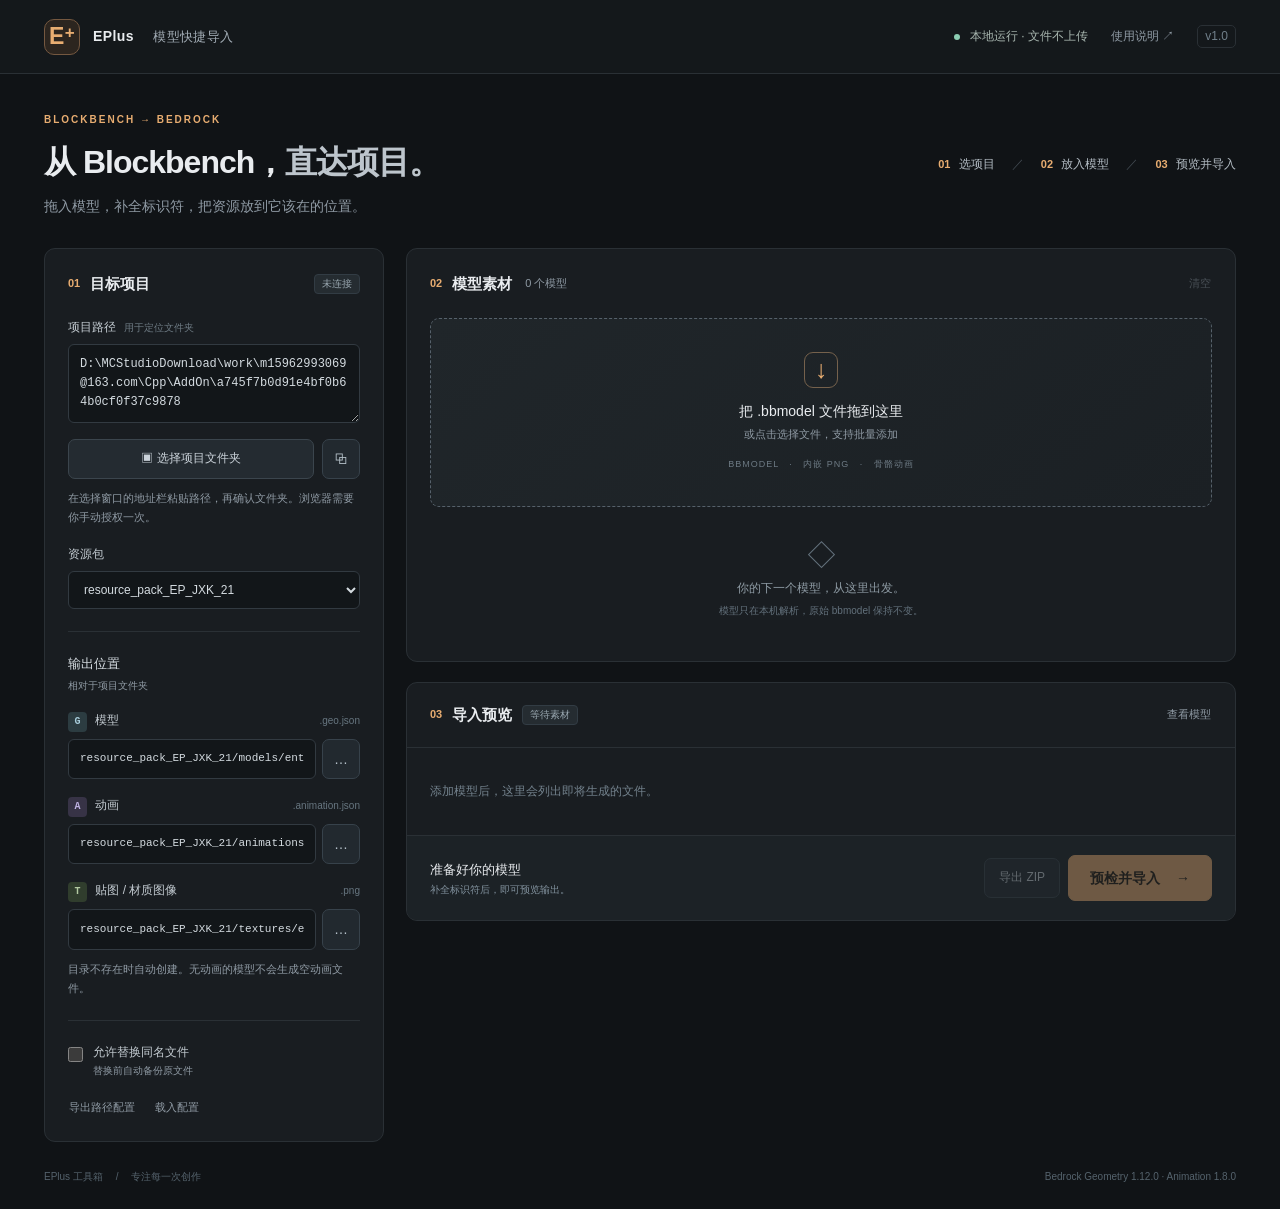
<file: EPlus快捷小工具/快捷导入模型贴图工具/index.html>
<!doctype html>
<html lang="zh-CN">
<head>
  <meta charset="utf-8">
  <meta name="viewport" content="width=device-width, initial-scale=1">
  <title>EPlus · 模型快捷导入</title>
  <link rel="stylesheet" href="styles.css">
  <script defer src="converter.js"></script>
  <script defer src="project.js"></script>
  <script defer src="preview.js"></script>
  <script defer src="app.js"></script>
</head>
<body>
  <header class="topbar">
    <a class="brand" href="index.html"><span class="brand-mark">E<span>+</span></span><span>EPlus <b>模型快捷导入</b></span></a>
    <div class="top-actions"><span class="local"><i></i> 本地运行 · 文件不上传</span><button id="helpButton" class="quiet">使用说明 <span>↗</span></button><span class="version">v1.0</span></div>
  </header>
  <main>
    <section class="hero">
      <div><div class="eyebrow">BLOCKBENCH → BEDROCK</div><h1>从 Blockbench，<span>直达项目。</span></h1><p>拖入模型，补全标识符，把资源放到它该在的位置。</p></div>
      <div class="steps"><span><b>01</b> 选项目</span><i>／</i><span><b>02</b> 放入模型</span><i>／</i><span><b>03</b> 预览并导入</span></div>
    </section>
    <div id="compatibility" class="notice warning" hidden></div>
    <div class="workspace">
      <aside class="panel settings">
        <div class="panel-title"><span class="step-number">01</span><h2>目标项目</h2><span id="projectBadge" class="badge">未连接</span></div>
        <label for="projectPath">项目路径 <span class="optional">用于定位文件夹</span></label>
        <textarea id="projectPath" rows="3" spellcheck="false" aria-describedby="pathHint"></textarea>
        <div class="button-row"><button id="chooseProject" class="secondary grow">▣ 选择项目文件夹</button><button id="copyPath" class="icon-button" title="复制项目路径" aria-label="复制项目路径">⧉</button></div>
        <p class="hint" id="pathHint">在选择窗口的地址栏粘贴路径，再确认文件夹。浏览器需要你手动授权一次。</p>
        <div id="projectConnected" class="connected" hidden></div>
        <label for="resourcePack">资源包</label><select id="resourcePack"><option value="resource_pack_EP_JXK_21">resource_pack_EP_JXK_21（选择项目后识别）</option></select>
        <div class="divider"></div>
        <div class="section-label">输出位置 <span>相对于项目文件夹</span></div>
        <label for="modelDir"><span class="file-icon geo">G</span> 模型 <small>.geo.json</small></label>
        <div class="path-row"><input id="modelDir" spellcheck="false"><button data-browse="modelDir" class="icon-button" title="选择模型输出文件夹" aria-label="选择模型输出文件夹">…</button></div>
        <label for="animationDir"><span class="file-icon anim">A</span> 动画 <small>.animation.json</small></label>
        <div class="path-row"><input id="animationDir" spellcheck="false"><button data-browse="animationDir" class="icon-button" title="选择动画输出文件夹" aria-label="选择动画输出文件夹">…</button></div>
        <label for="textureDir"><span class="file-icon tex">T</span> 贴图 / 材质图像 <small>.png</small></label>
        <div class="path-row"><input id="textureDir" spellcheck="false"><button data-browse="textureDir" class="icon-button" title="选择贴图输出文件夹" aria-label="选择贴图输出文件夹">…</button></div>
        <p class="hint">目录不存在时自动创建。无动画的模型不会生成空动画文件。</p>
        <div class="divider"></div>
        <label class="check"><input type="checkbox" id="overwrite"><span>允许替换同名文件<small>替换前自动备份原文件</small></span></label>
        <div class="settings-actions"><button id="saveConfig" class="text-button">导出路径配置</button><button id="loadConfig" class="text-button">载入配置</button></div>
        <input type="file" id="configInput" accept=".json" hidden>
      </aside>
      <section class="content">
        <section class="panel assets">
          <div class="panel-title"><span class="step-number">02</span><h2>模型素材</h2><span id="queueCount" class="count">0 个模型</span><button id="clearQueue" class="text-button push" disabled>清空</button></div>
          <button id="dropZone" class="drop-zone"><span class="drop-icon">↓</span><strong>把 .bbmodel 文件拖到这里</strong><span>或点击选择文件，支持批量添加</span><span class="drop-tags">BBMODEL <i>·</i> 内嵌 PNG <i>·</i> 骨骼动画</span></button>
          <input id="fileInput" type="file" accept=".bbmodel" multiple hidden>
          <div id="queue" class="queue"></div>
          <div id="emptyState" class="empty-state"><span>◇</span><p>你的下一个模型，从这里出发。</p><small>模型只在本机解析，原始 bbmodel 保持不变。</small></div>
        </section>
        <section class="panel preview-panel">
          <div class="panel-title"><span class="step-number">03</span><h2>导入预览</h2><span id="previewBadge" class="badge">等待素材</span><button id="togglePreview" class="text-button push">查看模型</button></div>
          <div id="modelPreview" hidden><div class="canvas-wrap"><canvas id="previewCanvas" aria-label="模型预览，可拖动旋转、滚轮缩放"></canvas><span class="canvas-caption">拖动旋转 · 滚轮缩放 · 静态模型预览</span><button id="resetView" class="quiet">重置视角</button></div><div id="texturePreview" class="texture-preview"></div></div>
          <div id="outputList" class="output-list"><div class="output-placeholder">添加模型后，这里会列出即将生成的文件。</div></div>
          <div id="validation" class="validation" aria-live="polite"></div>
          <div class="import-footer"><div><strong id="summary">准备好你的模型</strong><p id="summaryHint">补全标识符后，即可预览输出。</p></div><div class="button-row"><button id="downloadZip" class="secondary" disabled>导出 ZIP</button><button id="importButton" class="primary" disabled>预检并导入 <span>→</span></button></div></div>
        </section>
      </section>
    </div>
    <footer><span>EPlus 工具箱 <i>/</i> 专注每一次创作</span><span>Bedrock Geometry 1.12.0 · Animation 1.8.0</span></footer>
  </main>
  <div id="toast" role="status" hidden></div>
  <dialog id="confirmDialog"><div class="dialog-head"><span class="eyebrow">READY TO IMPORT</span><h2>确认本次导入</h2><p id="confirmSummary"></p></div><div id="confirmFiles" class="confirm-files"></div><p id="backupNotice" class="hint"></p><div class="dialog-actions"><button id="cancelImport" class="secondary">返回修改</button><button id="confirmImport" class="primary">写入项目</button></div></dialog>
  <dialog id="helpDialog"><div class="dialog-head"><span class="eyebrow">QUICK START</span><h2>三步，完成资源导入。</h2></div><ol class="help-list"><li><strong>选择项目文件夹</strong><p>用 Edge 或 Chrome 打开本网页。复制项目路径，在文件夹选择窗口的地址栏粘贴，选择项目根目录。工具会自动识别其中的资源包。</p></li><li><strong>拖入 bbmodel，补全标识符</strong><p>支持批量导入。标识符示例：geometry.ep.lockpick。缺失时会阻止导入；可在卡片里补填，也可以回 Blockbench 的项目设置修改。</p></li><li><strong>确认目录，预览并导入</strong><p>三个目录分别接收模型 JSON、动画 JSON 和 PNG。点击“预检并导入”查看实际文件清单，再写入项目。也可以导出 ZIP 后手动解压到项目。</p></li></ol><div class="help-note">当前支持立方体模型、骨骼层级、单张内嵌 PNG、定位器，以及线性 / 阶梯 / Catmull-Rom 动画。网格、多贴图混用、旋转 UV、Bezier 动画等暂不支持的内容会明确拦截。bbmodel 中的材质图像导出为 PNG，不生成引擎着色器 .material 文件，也不自动创建实体、物品或动画绑定。</div><div class="dialog-actions"><button id="closeHelp" class="primary">开始使用</button></div></dialog>
</body>
</html>
</file>
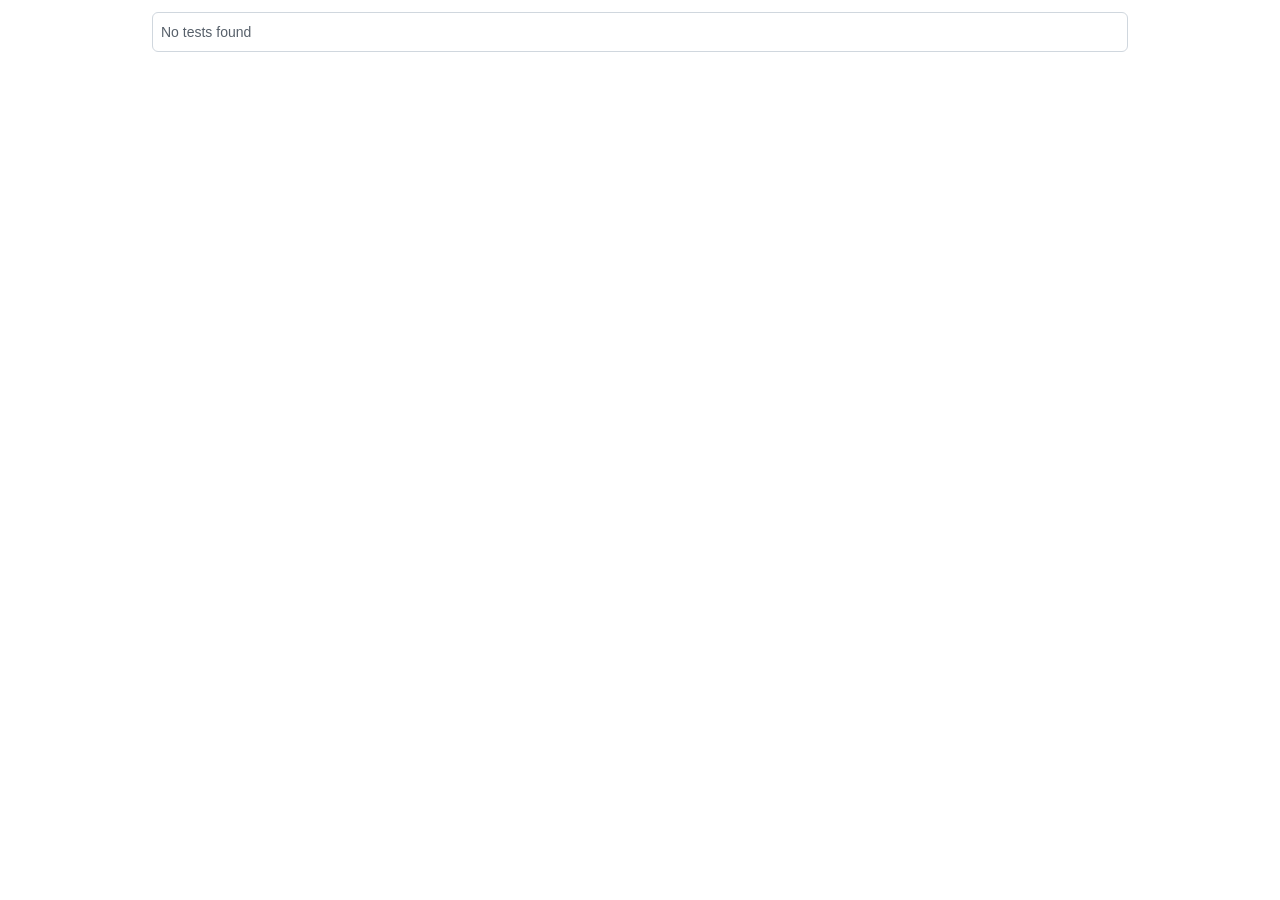
<file: EPlus快捷小工具/材质与选区工具/.cache/pbr-tool-deps/playwright/driver/package/lib/vite/htmlReport/index.html>
<!DOCTYPE html>
<html style='scrollbar-gutter: stable both-edges;'>
  <head>
    <meta charset='UTF-8'>
    <meta name='color-scheme' content='dark light'>
    <meta name='viewport' content='width=device-width, initial-scale=1.0'>
    <title>Playwright Test Report</title>
    <script type="module" crossorigin src="./report.js"></script>
    <link rel="stylesheet" crossorigin href="./report.css">
  </head>
  <body>
    <div id='root'></div>
  </body>
</html>
</file>
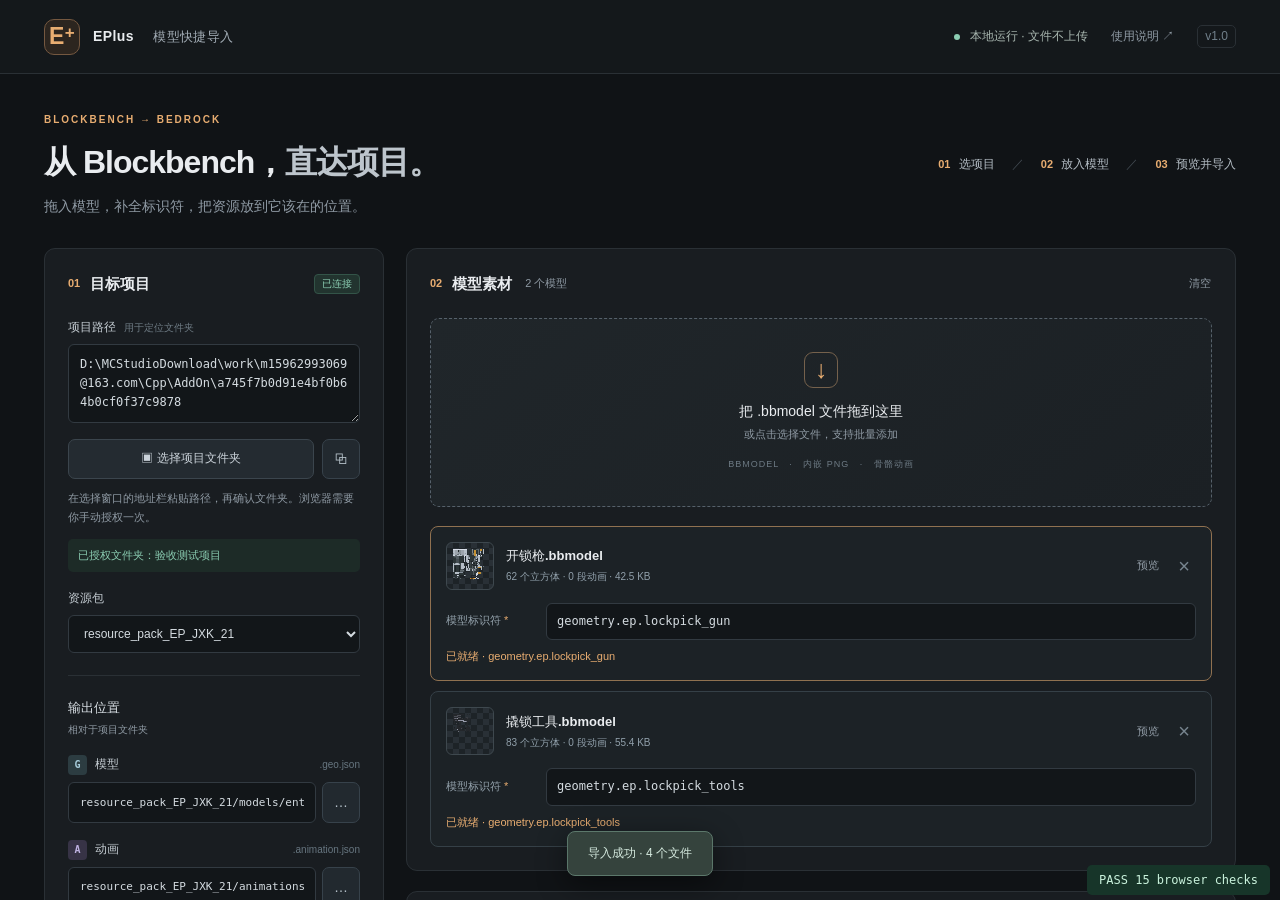
<file: EPlus快捷小工具/快捷导入模型贴图工具/tests/browser-check.html>
<!doctype html><html lang="zh-CN"><meta charset="utf-8"><title>EPlus browser integration checks</title>
<style>html,body{margin:0;height:100%;background:#101316}iframe{border:0;width:100%;height:100%;display:block}#result{position:fixed;bottom:5px;right:10px;background:#173529;color:#c9f2dc;font:12px monospace;padding:8px 12px;border-radius:5px;z-index:10}</style>
<iframe id="app" src="../index.html"></iframe><output id="result">RUNNING</output>
<script src="memory-fs.js"></script><script>
(async()=>{
  const checks=[],errors=[];
  const assert=(ok,name)=>{if(!ok)throw Error(name);checks.push(name);};
  async function until(fn){for(let i=0;i<250;i++){if(fn())return;await new Promise(r=>setTimeout(r,20));}throw Error('Timed out: '+fn);}
  const frame=document.getElementById('app');
  await new Promise(r=>frame.addEventListener('load',r,{once:true}));
  const win=frame.contentWindow,doc=win.document,$=id=>doc.getElementById(id);
  win.addEventListener('error',e=>errors.push(e.message));
  win.addEventListener('unhandledrejection',e=>errors.push(String(e.reason)));
  try{
    assert($('importButton').disabled,'empty queue blocks import');
    const root=new MemoryDirectory('验收测试项目');
    await root.put('resource_pack_EP_JXK_21/manifest.json',JSON.stringify({modules:[{type:'resources'}]}));
    win.showDirectoryPicker=async()=>root;
    $('chooseProject').click();await until(()=>$('projectBadge').textContent==='已连接');
    assert($('resourcePack').value==='resource_pack_EP_JXK_21','resource pack discovery');
    const dt=new win.DataTransfer();
    for(const filename of ['开锁枪.bbmodel','撬锁工具.bbmodel']){const response=await fetch('../模型素材/'+encodeURIComponent(filename));dt.items.add(new win.File([await response.text()],filename,{type:'application/json'}));}
    $('fileInput').files=dt.files;$('fileInput').dispatchEvent(new win.Event('change',{bubbles:true}));
    await until(()=>doc.querySelectorAll('[data-id]').length===2&&!doc.querySelector('main').inert);
    assert($('importButton').disabled,'missing identifiers block import');
    assert($('queue').textContent.includes('缺少模型标识符'),'missing identifier warning visible');
    const inputs=doc.querySelectorAll('[data-id]');
    inputs[0].value='geometry.ep.lockpick_gun';inputs[1].value='geometry.ep.lockpick_tools';
    for(const input of inputs)input.dispatchEvent(new win.Event('input',{bubbles:true}));
    assert(!$('importButton').disabled,'filled identifiers enable import');
    assert(doc.querySelectorAll('#outputList .output-row').length===4,'four expected outputs');
    inputs[1].value=inputs[0].value;inputs[1].dispatchEvent(new win.Event('input',{bubbles:true}));
    assert($('importButton').disabled&&$('validation').textContent.includes('重复'),'duplicate IDs block import');
    inputs[1].value='geometry.ep.lockpick_tools';inputs[1].dispatchEvent(new win.Event('input',{bubbles:true}));
    $('modelDir').value='../escape';$('modelDir').dispatchEvent(new win.Event('input',{bubbles:true}));
    assert($('downloadZip').disabled,'unsafe path blocks export');
    $('modelDir').value='resource_pack_EP_JXK_21/models/entity';$('modelDir').dispatchEvent(new win.Event('input',{bubbles:true}));
    $('togglePreview').click();await until(()=>$('previewCanvas').width>0&&$('texturePreview').querySelector('img'));
    await new Promise(r=>setTimeout(r,150));
    const canvas=$('previewCanvas'),pixels=canvas.getContext('2d').getImageData(0,0,canvas.width,canvas.height).data;
    assert(pixels.some((v,i)=>i%4===3&&v===255),'model preview renders opaque texture pixels');
    $('importButton').click();await until(()=>$('confirmDialog').open);
    assert($('confirmFiles').querySelectorAll('.output-row').length===4,'confirmation lists all destinations');
    $('confirmImport').click();await until(()=>$('validation').textContent.includes('导入完成'));
    assert((await root.paths()).filter(p=>/\.(geo.json|png)$/.test(p)).length===4,'all resources written through app flow');
    const geo=JSON.parse(new TextDecoder().decode(await root.read('resource_pack_EP_JXK_21/models/entity/ep.lockpick_gun.geo.json')));
    assert(geo['minecraft:geometry'][0].bones.reduce((n,b)=>n+(b.cubes||[]).length,0)===62,'written geometry contains all 62 cubes');
    $('importButton').click();await until(()=>$('validation').textContent.includes('同名文件'));
    assert(!$('confirmDialog').open,'existing files blocked by default');
    $('overwrite').checked=true;$('overwrite').dispatchEvent(new win.Event('change'));
    $('importButton').click();await until(()=>$('confirmDialog').open);
    $('confirmImport').click();await until(()=>$('validation').textContent.includes('原文件备份'));
    assert((await root.paths()).some(p=>p.startsWith('.bb-import-backups/')),'overwrite backup generated');
    if(!location.search.includes('preview')){$('togglePreview').click();}
    assert(errors.length===0,'no JavaScript errors or promise rejections');
    document.getElementById('result').textContent='PASS '+checks.length+' browser checks';
    document.title='PASS '+checks.length+' browser checks';
    const report={passed:checks.length,checks,errors};
    const node=document.createElement('script');node.id='test-report';node.type='application/json';node.textContent=JSON.stringify(report);document.body.append(node);
  }catch(error){document.getElementById('result').textContent='FAIL '+error.message;document.title='FAIL';document.body.setAttribute('data-failure',error.stack);}
})();
</script></html>
</file>
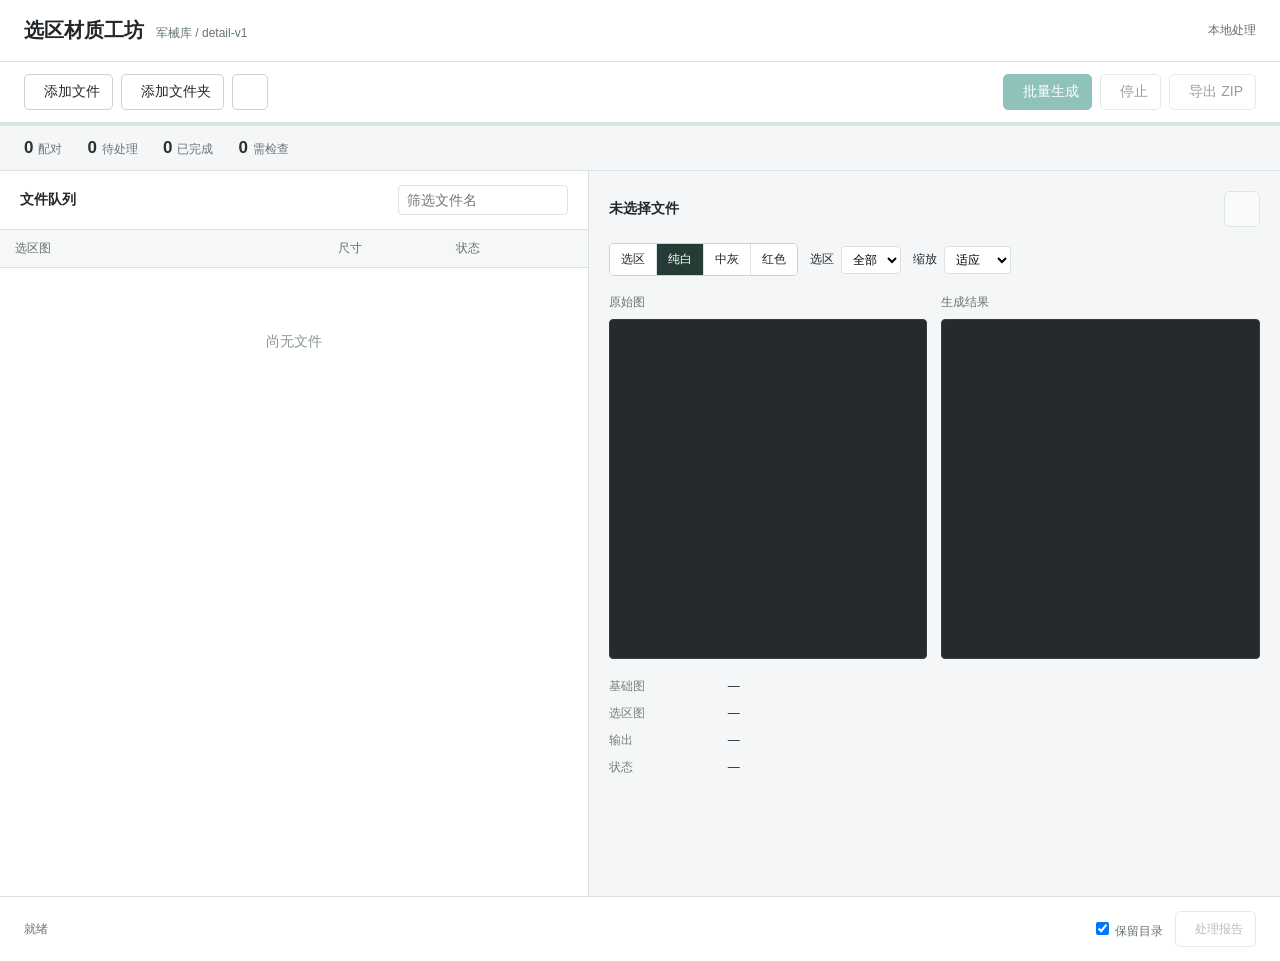
<file: EPlus快捷小工具/材质与选区工具/tools/mask-batch/template.html>
<!doctype html>
<html lang="zh-CN"><head><meta charset="UTF-8"><meta name="viewport" content="width=device-width,initial-scale=1"><title>军械库 · 选区材质工坊</title>
<style>
:root{font:14px "Segoe UI","Microsoft YaHei",sans-serif;color:#22272b;background:#f5f6f7;letter-spacing:0;--line:#dce1e4;--accent:#08796b}*{box-sizing:border-box}body{margin:0}button,input,select{font:inherit}button{display:inline-flex;gap:7px;align-items:center;justify-content:center;border:1px solid #cbd2d6;border-radius:5px;background:#fff;padding:8px 12px;min-height:36px;cursor:pointer;color:inherit;white-space:nowrap}button:hover:not(:disabled){background:#edf4f2;border-color:#6faaa0}button:disabled{opacity:.45;cursor:default}button.primary{background:var(--accent);color:#fff;border-color:var(--accent)}button.primary:hover:not(:disabled){background:#076254}button svg{width:17px;height:17px;flex-shrink:0}.icon{width:36px;padding:8px}.top{background:white;border-bottom:1px solid var(--line);padding:17px 24px;display:flex;gap:20px;align-items:center;flex-wrap:wrap}.title{font-size:20px;font-weight:650;margin:0}.version{font-size:12px;color:#657477;font-weight:400;margin-left:12px}.private{margin-left:auto;color:#5f726c;display:flex;align-items:center;gap:6px;font-size:12px}.private svg{width:15px;height:15px}.bar{padding:12px 24px;background:#fff;display:flex;gap:8px;align-items:center;flex-wrap:wrap;border-bottom:1px solid var(--line)}.spacer{flex:1}.metrics{padding:12px 24px;display:flex;gap:25px;border-bottom:1px solid var(--line);font-size:12px;color:#687479}.metrics strong{font-size:17px;color:#25332f;margin-right:5px}.workspace{display:grid;grid-template-columns:minmax(350px,46%) minmax(0,1fr);min-height:calc(100vh - 175px)}.queue{background:#fff;border-right:1px solid var(--line);min-width:0}.queueHead{padding:14px 20px;display:flex;gap:10px;align-items:center;border-bottom:1px solid var(--line)}h2{margin:0;font-size:14px;font-weight:600}.filter{margin-left:auto;max-width:170px;min-width:0;padding:6px 8px;border:1px solid var(--line);border-radius:4px;width:45%}.files{max-height:calc(100vh - 230px);overflow:auto;min-height:260px}table{border-collapse:collapse;width:100%;table-layout:fixed;font-size:12px}th{position:sticky;top:0;background:#f6f8f8;color:#62716e;font-weight:500;text-align:left;padding:10px 15px;border-bottom:1px solid var(--line);z-index:1}td{padding:12px 15px;border-bottom:1px solid #edf0f1;vertical-align:top;overflow-wrap:anywhere}th:nth-child(1){width:55%}th:nth-child(2){width:20%}tr.row{cursor:pointer}tr.row:hover{background:#f5f9f8}tr.active{background:#e9f4ef!important}.path{display:block;color:#86918e;font-size:11px;margin-top:4px}.status{font-weight:600;color:#4d6660}.error{color:#aa392f}.done{color:#08796b}.empty{padding:65px 20px;text-align:center;color:#8a9690;font-size:14px}.empty svg{display:block;width:38px;height:38px;margin:0 auto 15px;color:#a9b9b3}.preview{padding:20px;min-width:0}.previewHead{display:flex;gap:12px;align-items:center;flex-wrap:wrap;margin-bottom:16px}.previewHead h2{overflow-wrap:anywhere;flex:1;min-width:100px}.segments{display:flex;border:1px solid #cbd2d6;border-radius:5px;overflow:hidden}.segments button{border:0;border-right:1px solid #dce1e4;border-radius:0;font-size:12px;min-height:31px;padding:5px 11px}.segments button:last-child{border:0}.segments button[aria-pressed=true]{background:#253c36;color:#fff}.controls{display:flex;gap:12px;align-items:center;flex-wrap:wrap;font-size:12px;margin-bottom:18px}.controls select{padding:5px 7px;max-width:140px;background:white;border:1px solid var(--line);border-radius:4px}.controls label{display:flex;align-items:center;gap:7px}.views{display:grid;grid-template-columns:1fr 1fr;gap:14px}.view{min-width:0}.caption{display:flex;align-items:center;justify-content:space-between;font-size:12px;color:#687671;margin-bottom:8px}.surface{height:340px;overflow:auto;display:flex;align-items:center;justify-content:center;background:#252a2e;border:1px solid #343c3c;border-radius:4px;position:relative}.surface canvas{image-rendering:pixelated;object-fit:contain;max-width:100%;max-height:100%;flex-shrink:0}.surface.full{align-items:flex-start;justify-content:flex-start}.surface.full canvas{max-width:none;max-height:none}.metadata{margin-top:18px;display:grid;grid-template-columns:110px minmax(0,1fr);gap:9px;font-size:12px;line-height:1.5}.metadata dt{color:#75817b}.metadata dd{margin:0;overflow-wrap:anywhere}.notice{min-height:22px;color:#865d22;font-size:12px;margin:16px 0;white-space:pre-wrap;overflow-wrap:anywhere}.progress{height:3px;background:#dae6e0}.progress div{height:100%;background:var(--accent);width:0;transition:width .15s}footer{padding:14px 24px;display:flex;gap:12px;align-items:center;border-top:1px solid var(--line);background:white;font-size:12px;color:#65736e}#message{flex:1;overflow-wrap:anywhere}.dropShade{display:none;position:fixed;inset:10px;border:3px dashed var(--accent);background:#eaf7f3ed;z-index:20;align-items:center;justify-content:center;font-size:23px;color:#086c5e;pointer-events:none}body.dragging .dropShade{display:flex}input[type=file]{display:none}.hidden{display:none!important}@media(max-width:900px){.workspace{grid-template-columns:1fr}.queue{border-right:0}.files{max-height:320px;min-height:150px}.surface{height:280px}.top,.bar,.metrics{padding-left:15px;padding-right:15px}.private{margin-left:0}.preview{padding:15px}}@media(max-width:460px){.version{display:none}.metrics{gap:16px;flex-wrap:wrap}.views{grid-template-columns:1fr}.surface{height:230px}.previewHead{align-items:flex-start}.segments{width:100%}.segments button{flex:1}.bar button{font-size:12px;padding:7px 10px}.spacer{display:none}.metadata{grid-template-columns:85px 1fr}.private{margin-left:auto}}
</style></head><body>
<header class="top"><h1 class="title">选区材质工坊<span class="version">军械库 / detail-v1</span></h1><span class="private"><i data-lucide="shield-check"></i>本地处理</span></header>
<div class="bar"><button id="addFiles"><i data-lucide="file-plus-2"></i>添加文件</button><button id="addFolder"><i data-lucide="folder-open"></i>添加文件夹</button><button id="clear" class="icon" title="清空列表" aria-label="清空列表"><i data-lucide="trash-2"></i></button><span class="spacer"></span><button id="run" class="primary" disabled><i data-lucide="play"></i>批量生成</button><button id="cancel" disabled><i data-lucide="square"></i>停止</button><button id="export" disabled><i data-lucide="archive"></i>导出 ZIP</button></div>
<div class="progress"><div id="progress"></div></div>
<div class="metrics"><span><strong id="total">0</strong>配对</span><span><strong id="ready">0</strong>待处理</span><span><strong id="completed">0</strong>已完成</span><span><strong id="abnormal">0</strong>需检查</span></div>
<main class="workspace"><section class="queue"><div class="queueHead"><h2>文件队列</h2><input id="filter" class="filter" aria-label="筛选文件" placeholder="筛选文件名"></div><div class="files"><table><thead><tr><th>选区图</th><th>尺寸</th><th>状态</th></tr></thead><tbody id="rows"></tbody></table><div class="empty" id="empty"><i data-lucide="images"></i>尚无文件</div></div></section>
<section class="preview"><div class="previewHead"><h2 id="selectedName">未选择文件</h2><button id="download" class="icon" disabled title="下载当前选区图" aria-label="下载当前选区图"><i data-lucide="download"></i></button></div><div class="controls"><div class="segments" id="modes"><button data-mode="mask" aria-pressed="false">选区</button><button data-mode="white" aria-pressed="true">纯白</button><button data-mode="gray" aria-pressed="false">中灰</button><button data-mode="red" aria-pressed="false">红色</button></div><label>选区<select id="region"><option value="-1">全部</option><option value="0">红</option><option value="1">绿</option><option value="2">蓝</option><option value="3">黄</option><option value="4">品红</option></select></label><label>缩放<select id="zoom"><option value="0">适应</option><option value="1">100%</option><option value="2">200%</option><option value="4">400%</option></select></label></div>
<div class="views"><div class="view"><div class="caption">原始图<span id="sourceSize"></span></div><div class="surface" id="leftSurface"><canvas id="sourceCanvas" width="1" height="1"></canvas></div></div><div class="view"><div class="caption">生成结果<span id="outputSize"></span></div><div class="surface" id="rightSurface"><canvas id="resultCanvas" width="1" height="1"></canvas></div></div></div>
<dl class="metadata"><dt>基础图</dt><dd id="basePath">—</dd><dt>选区图</dt><dd id="maskPath">—</dd><dt>输出</dt><dd id="outputPath">—</dd><dt>状态</dt><dd id="detailStatus">—</dd></dl><div class="notice" id="notice" role="status"></div></section></main>
<footer><span id="message" role="status">就绪</span><label><input id="keepPaths" type="checkbox" checked> 保留目录</label><button id="report" disabled><i data-lucide="file-json"></i>处理报告</button></footer>
<div class="dropShade">添加 PNG 文件或文件夹</div><input id="fileInput" type="file" multiple accept="image/png"><input id="folderInput" type="file" multiple webkitdirectory>
<!--PAKO--><!--UPNG--><!--JSZIP--><!--LUCIDE--><!--CORE--><!--APP-->
</body></html>
</file>
<file: EPlus快捷小工具/快捷导入模型贴图工具/styles.css>
:root{color-scheme:dark;--bg:#101316;--panel:#191d21;--line:#2a3035;--text:#e9ecef;--muted:#8f9aa4;--accent:#e8ad71;--green:#8bcdb2;--red:#f09791;--font:"Segoe UI","Microsoft YaHei",sans-serif}*{box-sizing:border-box}body{margin:0;background:var(--bg);color:var(--text);font:14px/1.6 var(--font)}button,input,textarea,select{font:inherit}button,a,input,textarea,select{-webkit-tap-highlight-color:transparent}button{cursor:pointer;border:1px solid transparent;border-radius:7px;transition:background .15s,border-color .15s;white-space:nowrap}button:disabled{opacity:.4;cursor:not-allowed}button:focus-visible,a:focus-visible{outline:2px solid var(--accent);outline-offset:4px}a{color:inherit;text-decoration:none}.topbar{height:74px;padding:0 44px;border-bottom:1px solid var(--line);display:flex;align-items:center;justify-content:space-between;background:#14181b}.brand{display:flex;align-items:center;gap:13px;letter-spacing:.4px;font-weight:650}.brand b{font-size:13px;font-weight:400;color:#a3adb6;margin-left:15px}.brand-mark{display:flex;align-items:center;justify-content:center;width:36px;height:36px;border:1px solid #755840;background:#2c251f;color:var(--accent);border-radius:10px;font-size:23px}.brand-mark span{font-size:17px;margin-top:-8px}.top-actions{display:flex;gap:22px;align-items:center;font-size:12px}.local{color:#a9b7b0}.local i{display:inline-block;width:6px;height:6px;border-radius:50%;background:var(--green);margin-right:7px}.version{color:#71808b;border:1px solid var(--line);border-radius:5px;padding:1px 7px}.quiet{background:transparent;color:var(--muted);padding:4px 0}.quiet:hover{color:var(--text)}main{max-width:1500px;margin:auto;padding:38px 44px 0}.hero{display:flex;justify-content:space-between;align-items:center;margin-bottom:30px}.eyebrow{color:var(--accent);font-size:10px;font-weight:700;letter-spacing:2px}h1{font-size:32px;letter-spacing:-1px;margin:9px 0 7px;font-weight:600}h1 span{color:#bdc5cc}.hero p{color:var(--muted);margin:0}.steps{display:flex;gap:17px;align-items:center;color:#b4bdc5;font-size:12px}.steps b{color:var(--accent);font-size:11px;margin-right:5px}.steps i{font-style:normal;color:#454e56}.workspace{display:grid;grid-template-columns:340px minmax(0,1fr);gap:22px;align-items:start}.panel{background:var(--panel);border:1px solid var(--line);border-radius:11px;overflow:hidden}.settings{padding:23px}.panel-title{display:flex;gap:10px;align-items:center;margin-bottom:22px;min-height:24px}.panel-title h2{font-size:15px;font-weight:600;margin:0}.step-number{color:var(--accent);font-size:11px;font-weight:600}.badge{background:#252c31;color:#98a6af;border:1px solid #323c44;border-radius:4px;font-size:10px;padding:1px 7px;margin-left:auto;white-space:nowrap}.badge.ok{color:var(--green);background:#22342f;border-color:#335448}.badge.warning{color:var(--accent);background:#372b20;border-color:#634832}label{display:block;color:#c3cbd1;font-size:12px;margin:17px 0 7px}.optional{color:#6e7b84;margin-left:5px;font-size:10px}input,textarea,select{color:#d4dbe0;background:#121619;border:1px solid #323a41;border-radius:6px;padding:10px 11px;outline:none;width:100%;font-size:12px}input:focus,textarea:focus,select:focus{border-color:var(--accent);box-shadow:0 0 0 2px #e8ad7112}textarea{resize:vertical;font-family:Consolas,monospace;line-height:1.6;min-height:78px}input.invalid{border-color:#b66757}input[type=checkbox]{width:15px;height:15px;accent-color:var(--accent);padding:0;flex-shrink:0}.button-row{display:flex;gap:8px;align-items:center}.settings>.button-row{margin-top:9px}.grow{flex:1}.primary{background:var(--accent);color:#251c14;font-weight:650;padding:11px 21px;border-color:var(--accent)}.primary:hover:not(:disabled){background:#f4bf86}.primary span{margin-left:12px}.secondary{background:#242b31;border-color:#3b454d;color:#cbd3da;padding:9px 14px;font-size:12px}.secondary:hover:not(:disabled){background:#303940;border-color:#606b73}.icon-button{padding:8px 11px;background:#22292f;border-color:#37424b;color:#b5c0c9}.icon-button:hover{background:#35404a}.hint{font-size:11px;color:var(--muted);line-height:1.75;margin:10px 0 0}.connected{font-size:11px;color:var(--green);margin-top:11px;overflow-wrap:anywhere;padding:8px 10px;background:#1d2b27;border-radius:5px}.divider{height:1px;background:var(--line);margin:22px 0}.section-label{font-size:13px;color:#d8dfe4}.section-label span{font-size:10px;display:block;color:var(--muted);margin-top:3px}.path-row{display:flex;gap:6px}.path-row input{min-width:0;font-family:Consolas,"Microsoft YaHei",monospace;font-size:11px}label small{float:right;color:#677680;font-size:10px;margin-top:2px}.file-icon{display:inline-flex;width:19px;height:20px;align-items:center;justify-content:center;border-radius:4px;font:600 10px/1 Consolas,monospace;margin-right:5px;flex-shrink:0}.geo{background:#2c3c41;color:#a6cbd9}.anim{background:#373346;color:#bfb2e2}.tex{background:#303d2d;color:#b3caa2}.check{display:flex;gap:10px;align-items:flex-start;cursor:pointer;margin:0}.check input{margin:4px 0}.check small{display:block;float:none;color:var(--muted);margin:1px 0 0;font-size:10px}.text-button{padding:0;background:transparent;color:var(--muted);font-size:11px}.text-button:hover:not(:disabled){color:var(--accent)}.settings-actions{display:flex;gap:18px;margin-top:19px}.content{display:flex;flex-direction:column;gap:20px;min-width:0}.assets{padding:23px}.push{margin-left:auto}.count{font-size:11px;color:var(--muted);margin-left:3px}.drop-zone{display:flex;flex-direction:column;align-items:center;justify-content:center;border:1px dashed #56616b;background:linear-gradient(140deg,#20262a,#1b2024);color:var(--text);min-height:189px;width:100%;border-radius:9px;padding:20px;gap:3px}.drop-zone:hover,.drop-zone.dragover{border-color:var(--accent);background:#2b2824}.drop-icon{width:34px;height:36px;border:1px solid #75614c;border-radius:9px;color:var(--accent);font-size:25px;line-height:32px;margin-bottom:9px}.drop-zone strong{font-size:14px;font-weight:500}.drop-zone>span:not(.drop-icon){color:var(--muted);font-size:11px}.drop-zone .drop-tags{letter-spacing:1px;font-size:9px!important;color:#6d7a84!important;margin-top:11px}.drop-tags i{font-style:normal;margin:0 7px}.empty-state{text-align:center;padding:34px 0 17px;color:#64727d}.empty-state>span{font-size:29px;line-height:1}.empty-state p{margin:8px 0 0;color:#8e9ba4;font-size:12px}.empty-state small{font-size:10px;color:#63717c}.queue:not(:empty){margin-top:19px}.asset-card{border:1px solid #354047;border-radius:8px;padding:15px;margin-bottom:10px;background:#1c2226}.asset-card:last-child{margin-bottom:0}.asset-card.selected{border-color:#907150}.asset-head{display:flex;align-items:center;gap:12px}.thumb{width:48px;height:48px;background:repeating-conic-gradient(#293036 0% 25%,#1d2327 0% 50%) 0 / 12px 12px;border:1px solid #3e484e;border-radius:6px;image-rendering:pixelated;object-fit:contain;cursor:pointer}.asset-title{flex:1;min-width:0}.asset-title strong{display:block;font-size:13px;font-weight:550;overflow-wrap:anywhere}.asset-meta{font-size:10px;color:#91a0ab;margin-top:2px}.remove{background:transparent;color:#77858f;font-size:20px;padding:0 5px}.remove:hover{color:var(--red)}.id-row{display:grid;grid-template-columns:90px minmax(0,1fr);gap:10px;align-items:center;margin-top:13px}.id-row label{margin:0;font-size:11px;color:#94a2ac}.id-row input{font-size:12px;padding:8px 10px;font-family:Consolas,monospace}.asset-message{font-size:11px;color:var(--accent);margin:8px 0 0;overflow-wrap:anywhere}.asset-message.error{color:var(--red)}.preview-panel>.panel-title{margin:0;padding:20px 23px;border-bottom:1px solid var(--line)}.preview-panel>.panel-title .badge{margin-left:0}.output-list{max-height:270px;overflow:auto}.output-placeholder{padding:34px 23px;color:#73828d;font-size:12px}.output-row{display:flex;align-items:center;gap:10px;margin:0 23px;padding:12px 0;border-bottom:1px solid #293138}.output-row:last-child{border-bottom:none}.output-row .file-icon{width:27px;height:30px}.output-path{font:11px/1.6 Consolas,"Microsoft YaHei",monospace;color:#bbc8d1;overflow-wrap:anywhere;flex:1}.output-path small{display:block;color:#758692;font:10px/1.5 var(--font)}.output-size{font-size:10px;white-space:nowrap;color:#75818b}.validation:empty{display:none}.validation{padding:0 23px 16px}.notice{font-size:12px;padding:11px 14px;border-radius:6px;margin-bottom:12px;border:1px solid #58452f;background:#2a241d;color:var(--accent);white-space:pre-line;overflow-wrap:anywhere}.notice.error{border-color:#6a3d3b;background:#332323;color:var(--red)}.notice.success{border-color:#365749;background:#20332b;color:var(--green)}.validation .notice{margin:10px 0 0}.import-footer{border-top:1px solid var(--line);background:#1c2226;padding:19px 23px;display:flex;align-items:center;justify-content:space-between;gap:14px}.import-footer strong{font-size:13px;font-weight:550}.import-footer p{margin:2px 0 0;font-size:10px;color:#82929e}footer{display:flex;justify-content:space-between;padding:27px 0;color:#55636d;font-size:10px}footer i{font-style:normal;margin:0 10px}.canvas-wrap{position:relative;height:320px;background:radial-gradient(ellipse at center,#2b343b,#151b20);border-bottom:1px solid var(--line)}canvas{width:100%;height:100%;touch-action:none;cursor:grab}canvas:active{cursor:grabbing}.canvas-caption{position:absolute;left:16px;bottom:10px;font-size:10px;color:#768894;pointer-events:none}.canvas-wrap>.quiet{position:absolute;right:13px;top:10px;font-size:11px}.texture-preview{display:flex;gap:12px;padding:12px 23px;align-items:center;border-bottom:1px solid var(--line);font-size:11px;color:#93a5b1}.texture-preview img{width:48px;height:48px;object-fit:contain;image-rendering:pixelated;background:#11181c}.texture-preview b{color:#bfccd4;font-weight:500}#toast{position:fixed;bottom:24px;left:50%;transform:translateX(-50%);z-index:99;padding:12px 20px;background:#35433d;color:#d5eadf;border:1px solid #5c786b;box-shadow:0 8px 30px #0007;border-radius:8px;font-size:12px;max-width:90vw;white-space:pre-line}dialog{background:#1b2227;border:1px solid #435059;border-radius:12px;color:var(--text);width:min(650px,calc(100vw - 30px));padding:26px;max-height:85vh;box-shadow:0 25px 90px #0009}dialog::backdrop{background:#070b0ecd;backdrop-filter:blur(4px)}.dialog-head h2{font-size:23px;font-weight:550;margin:8px 0}.dialog-head p{color:#9eafb9;font-size:12px;overflow-wrap:anywhere}.dialog-actions{display:flex;justify-content:flex-end;gap:10px;margin-top:23px}.confirm-files{max-height:340px;overflow:auto;background:#151b1f;border:1px solid #333e46;border-radius:7px}.confirm-files .output-row{margin:0 14px}.help-list{padding-left:21px;font-size:13px}.help-list li{padding-left:4px;margin:18px 0}.help-list li::marker{color:var(--accent)}.help-list p{font-size:12px;color:#9baab4;margin:4px 0}.help-note{font-size:11px;color:#9cabb5;background:#141a1e;padding:13px;border-radius:6px;line-height:1.8}[hidden]{display:none!important}@media(min-width:1450px){main{padding-top:46px}.workspace{grid-template-columns:365px minmax(0,1fr)}}@media(max-width:1100px){main{padding:27px 24px 0}.topbar{padding:0 24px}.steps{display:none}.workspace{grid-template-columns:300px minmax(0,1fr);gap:16px}.settings{padding:18px}.assets{padding:18px}.import-footer{flex-wrap:wrap}.import-footer>.button-row{margin-left:auto}.top-actions{gap:14px}}@media(max-width:760px){.workspace{grid-template-columns:1fr}.brand b,.local,.version{display:none}.topbar{height:60px}main{padding:24px 16px 0}h1{font-size:27px}.hero{margin-bottom:22px}.hero p{font-size:12px}.settings{padding:20px}.id-row{grid-template-columns:1fr;gap:5px}footer{gap:12px;flex-wrap:wrap}.import-footer{padding:17px}.primary{padding:10px 15px}.panel-title{gap:8px}.canvas-wrap{height:280px}}
</file>
<file: EPlus快捷小工具/材质与选区工具/.cache/pbr-tool-deps/playwright/driver/package/lib/vite/htmlReport/report.css>
:root{--color-canvas-default-transparent:#fff0;--color-marketing-icon-primary:#218bff;--color-marketing-icon-secondary:#54aeff;--color-diff-blob-addition-num-text:#24292f;--color-diff-blob-addition-fg:#24292f;--color-diff-blob-addition-num-bg:#ccffd8;--color-diff-blob-addition-line-bg:#e6ffec;--color-diff-blob-addition-word-bg:#abf2bc;--color-diff-blob-deletion-num-text:#24292f;--color-diff-blob-deletion-fg:#24292f;--color-diff-blob-deletion-num-bg:#ffd7d5;--color-diff-blob-deletion-line-bg:#ffebe9;--color-diff-blob-deletion-word-bg:#ff818266;--color-diff-blob-hunk-num-bg:#54aeff66;--color-diff-blob-expander-icon:#57606a;--color-diff-blob-selected-line-highlight-mix-blend-mode:multiply;--color-diffstat-deletion-border:#1b1f2426;--color-diffstat-addition-border:#1b1f2426;--color-diffstat-addition-bg:#2da44e;--color-search-keyword-hl:#fff8c5;--color-prettylights-syntax-comment:#6e7781;--color-prettylights-syntax-constant:#0550ae;--color-prettylights-syntax-entity:#8250df;--color-prettylights-syntax-storage-modifier-import:#24292f;--color-prettylights-syntax-entity-tag:#116329;--color-prettylights-syntax-keyword:#cf222e;--color-prettylights-syntax-string:#0a3069;--color-prettylights-syntax-variable:#953800;--color-prettylights-syntax-brackethighlighter-unmatched:#82071e;--color-prettylights-syntax-invalid-illegal-text:#f6f8fa;--color-prettylights-syntax-invalid-illegal-bg:#82071e;--color-prettylights-syntax-carriage-return-text:#f6f8fa;--color-prettylights-syntax-carriage-return-bg:#cf222e;--color-prettylights-syntax-string-regexp:#116329;--color-prettylights-syntax-markup-list:#3b2300;--color-prettylights-syntax-markup-heading:#0550ae;--color-prettylights-syntax-markup-italic:#24292f;--color-prettylights-syntax-markup-bold:#24292f;--color-prettylights-syntax-markup-deleted-text:#82071e;--color-prettylights-syntax-markup-deleted-bg:#ffebe9;--color-prettylights-syntax-markup-inserted-text:#116329;--color-prettylights-syntax-markup-inserted-bg:#dafbe1;--color-prettylights-syntax-markup-changed-text:#953800;--color-prettylights-syntax-markup-changed-bg:#ffd8b5;--color-prettylights-syntax-markup-ignored-text:#eaeef2;--color-prettylights-syntax-markup-ignored-bg:#0550ae;--color-prettylights-syntax-meta-diff-range:#8250df;--color-prettylights-syntax-brackethighlighter-angle:#57606a;--color-prettylights-syntax-sublimelinter-gutter-mark:#8c959f;--color-prettylights-syntax-constant-other-reference-link:#0a3069;--color-codemirror-text:#24292f;--color-codemirror-bg:#fff;--color-codemirror-gutters-bg:#fff;--color-codemirror-guttermarker-text:#fff;--color-codemirror-guttermarker-subtle-text:#6e7781;--color-codemirror-linenumber-text:#57606a;--color-codemirror-cursor:#24292f;--color-codemirror-selection-bg:#54aeff66;--color-codemirror-activeline-bg:#eaeef280;--color-codemirror-matchingbracket-text:#24292f;--color-codemirror-lines-bg:#fff;--color-codemirror-syntax-comment:#24292f;--color-codemirror-syntax-constant:#0550ae;--color-codemirror-syntax-entity:#8250df;--color-codemirror-syntax-keyword:#cf222e;--color-codemirror-syntax-storage:#cf222e;--color-codemirror-syntax-string:#0a3069;--color-codemirror-syntax-support:#0550ae;--color-codemirror-syntax-variable:#953800;--color-checks-bg:#24292f;--color-checks-run-border-width:0px;--color-checks-container-border-width:0px;--color-checks-text-primary:#f6f8fa;--color-checks-text-secondary:#8c959f;--color-checks-text-link:#54aeff;--color-checks-btn-icon:#afb8c1;--color-checks-btn-hover-icon:#f6f8fa;--color-checks-btn-hover-bg:#ffffff20;--color-checks-input-text:#eaeef2;--color-checks-input-placeholder-text:#8c959f;--color-checks-input-focus-text:#8c959f;--color-checks-input-bg:#32383f;--color-checks-input-shadow:none;--color-checks-donut-error:#fa4549;--color-checks-donut-pending:#bf8700;--color-checks-donut-success:#2da44e;--color-checks-donut-neutral:#afb8c1;--color-checks-dropdown-text:#afb8c1;--color-checks-dropdown-bg:#32383f;--color-checks-dropdown-border:#424a53;--color-checks-dropdown-shadow:#1b1f244d;--color-checks-dropdown-hover-text:#f6f8fa;--color-checks-dropdown-hover-bg:#424a53;--color-checks-dropdown-btn-hover-text:#f6f8fa;--color-checks-dropdown-btn-hover-bg:#32383f;--color-checks-scrollbar-thumb-bg:#57606a;--color-checks-header-label-text:#d0d7de;--color-checks-header-label-open-text:#f6f8fa;--color-checks-header-border:#32383f;--color-checks-header-icon:#8c959f;--color-checks-line-text:#d0d7de;--color-checks-line-num-text:#8c959fbf;--color-checks-line-timestamp-text:#8c959f;--color-checks-line-hover-bg:#32383f;--color-checks-line-selected-bg:#218bff26;--color-checks-line-selected-num-text:#54aeff;--color-checks-line-dt-fm-text:#24292f;--color-checks-line-dt-fm-bg:#9a6700;--color-checks-gate-bg:#7d4e0026;--color-checks-gate-text:#d0d7de;--color-checks-gate-waiting-text:#afb8c1;--color-checks-step-header-open-bg:#32383f;--color-checks-step-error-text:#ff8182;--color-checks-step-warning-text:#d4a72c;--color-checks-logline-text:#8c959f;--color-checks-logline-num-text:#8c959fbf;--color-checks-logline-debug-text:#c297ff;--color-checks-logline-error-text:#d0d7de;--color-checks-logline-error-num-text:#ff8182;--color-checks-logline-error-bg:#a40e2626;--color-checks-logline-warning-text:#d0d7de;--color-checks-logline-warning-num-text:#d4a72c;--color-checks-logline-warning-bg:#7d4e0026;--color-checks-logline-command-text:#54aeff;--color-checks-logline-section-text:#4ac26b;--color-checks-ansi-black:#24292f;--color-checks-ansi-black-bright:#32383f;--color-checks-ansi-white:#d0d7de;--color-checks-ansi-white-bright:#d0d7de;--color-checks-ansi-gray:#8c959f;--color-checks-ansi-red:#ff8182;--color-checks-ansi-red-bright:#ffaba8;--color-checks-ansi-green:#4ac26b;--color-checks-ansi-green-bright:#6fdd8b;--color-checks-ansi-yellow:#d4a72c;--color-checks-ansi-yellow-bright:#eac54f;--color-checks-ansi-blue:#54aeff;--color-checks-ansi-blue-bright:#80ccff;--color-checks-ansi-magenta:#c297ff;--color-checks-ansi-magenta-bright:#d8b9ff;--color-checks-ansi-cyan:#76e3ea;--color-checks-ansi-cyan-bright:#b3f0ff;--color-project-header-bg:#24292f;--color-project-sidebar-bg:#fff;--color-project-gradient-in:#fff;--color-project-gradient-out:#fff0;--color-mktg-success:#249243;--color-mktg-info:#1377ea;--color-mktg-bg-shade-gradient-top:#1b1f2411;--color-mktg-bg-shade-gradient-bottom:#1b1f2400;--color-mktg-btn-bg-top:#617eef;--color-mktg-btn-bg-bottom:#4969ed;--color-mktg-btn-bg-overlay-top:#4968e4;--color-mktg-btn-bg-overlay-bottom:#3355e0;--color-mktg-btn-text:#fff;--color-mktg-btn-primary-bg-top:#34b759;--color-mktg-btn-primary-bg-bottom:#2ea44f;--color-mktg-btn-primary-bg-overlay-top:#279b42;--color-mktg-btn-primary-bg-overlay-bottom:#22863a;--color-mktg-btn-primary-text:#fff;--color-mktg-btn-enterprise-bg-top:#8670ff;--color-mktg-btn-enterprise-bg-bottom:#6f57ff;--color-mktg-btn-enterprise-bg-overlay-top:#7463de;--color-mktg-btn-enterprise-bg-overlay-bottom:#614eda;--color-mktg-btn-enterprise-text:#fff;--color-mktg-btn-outline-text:#4969ed;--color-mktg-btn-outline-border:#4969ed4d;--color-mktg-btn-outline-hover-text:#3355e0;--color-mktg-btn-outline-hover-border:#3355e080;--color-mktg-btn-outline-focus-border:#4969ed;--color-mktg-btn-outline-focus-border-inset:#4969ed80;--color-mktg-btn-dark-text:#fff;--color-mktg-btn-dark-border:#ffffff4d;--color-mktg-btn-dark-hover-text:#fff;--color-mktg-btn-dark-hover-border:#ffffff80;--color-mktg-btn-dark-focus-border:#fff;--color-mktg-btn-dark-focus-border-inset:#ffffff80;--color-avatar-bg:#fff;--color-avatar-border:#1b1f2426;--color-avatar-stack-fade:#afb8c1;--color-avatar-stack-fade-more:#d0d7de;--color-avatar-child-shadow:-2px -2px 0 #fffc;--color-topic-tag-border:#0000;--color-select-menu-backdrop-border:#0000;--color-select-menu-tap-highlight:#afb8c180;--color-select-menu-tap-focus-bg:#b6e3ff;--color-overlay-shadow:0 1px 3px #1b1f241f, 0 8px 24px #424a531f;--color-header-text:#ffffffb3;--color-header-bg:#24292f;--color-header-logo:#fff;--color-header-search-bg:#24292f;--color-header-search-border:#57606a;--color-sidenav-selected-bg:#fff;--color-menu-bg-active:#0000;--color-control-transparent-bg-hover:#818b981a;--color-input-disabled-bg:#afb8c133;--color-timeline-badge-bg:#eaeef2;--color-ansi-black:#24292f;--color-ansi-black-bright:#57606a;--color-ansi-white:#6e7781;--color-ansi-white-bright:#8c959f;--color-ansi-gray:#6e7781;--color-ansi-red:#cf222e;--color-ansi-red-bright:#a40e26;--color-ansi-green:#116329;--color-ansi-green-bright:#1a7f37;--color-ansi-yellow:#4d2d00;--color-ansi-yellow-bright:#633c01;--color-ansi-blue:#0969da;--color-ansi-blue-bright:#218bff;--color-ansi-magenta:#8250df;--color-ansi-magenta-bright:#a475f9;--color-ansi-cyan:#1b7c83;--color-ansi-cyan-bright:#3192aa;--color-btn-text:#24292f;--color-btn-bg:#f6f8fa;--color-btn-border:#1b1f2426;--color-btn-shadow:0 1px 0 #1b1f240a;--color-btn-inset-shadow:inset 0 1px 0 #ffffff40;--color-btn-hover-bg:#f3f4f6;--color-btn-hover-border:#1b1f2426;--color-btn-active-bg:#ebecf0;--color-btn-active-border:#1b1f2426;--color-btn-selected-bg:#eeeff2;--color-btn-focus-bg:#f6f8fa;--color-btn-focus-border:#1b1f2426;--color-btn-focus-shadow:0 0 0 3px #0969da4d;--color-btn-shadow-active:inset 0 .15em .3em #1b1f2426;--color-btn-shadow-input-focus:0 0 0 .2em #0969da4d;--color-btn-counter-bg:#1b1f2414;--color-btn-primary-text:#fff;--color-btn-primary-bg:#2da44e;--color-btn-primary-border:#1b1f2426;--color-btn-primary-shadow:0 1px 0 #1b1f241a;--color-btn-primary-inset-shadow:inset 0 1px 0 #ffffff08;--color-btn-primary-hover-bg:#2c974b;--color-btn-primary-hover-border:#1b1f2426;--color-btn-primary-selected-bg:#298e46;--color-btn-primary-selected-shadow:inset 0 1px 0 #002d1133;--color-btn-primary-disabled-text:#fffc;--color-btn-primary-disabled-bg:#94d3a2;--color-btn-primary-disabled-border:#1b1f2426;--color-btn-primary-focus-bg:#2da44e;--color-btn-primary-focus-border:#1b1f2426;--color-btn-primary-focus-shadow:0 0 0 3px #2da44e66;--color-btn-primary-icon:#fffc;--color-btn-primary-counter-bg:#fff3;--color-btn-outline-text:#0969da;--color-btn-outline-hover-text:#fff;--color-btn-outline-hover-bg:#0969da;--color-btn-outline-hover-border:#1b1f2426;--color-btn-outline-hover-shadow:0 1px 0 #1b1f241a;--color-btn-outline-hover-inset-shadow:inset 0 1px 0 #ffffff08;--color-btn-outline-hover-counter-bg:#fff3;--color-btn-outline-selected-text:#fff;--color-btn-outline-selected-bg:#0965ce;--color-btn-outline-selected-border:#1b1f2426;--color-btn-outline-selected-shadow:inset 0 1px 0 #00215533;--color-btn-outline-disabled-text:#0969da80;--color-btn-outline-disabled-bg:#f6f8fa;--color-btn-outline-disabled-counter-bg:#0969da0d;--color-btn-outline-focus-border:#1b1f2426;--color-btn-outline-focus-shadow:0 0 0 3px #0550ae66;--color-btn-outline-counter-bg:#0969da1a;--color-btn-danger-text:#cf222e;--color-btn-danger-hover-text:#fff;--color-btn-danger-hover-bg:#a40e26;--color-btn-danger-hover-border:#1b1f2426;--color-btn-danger-hover-shadow:0 1px 0 #1b1f241a;--color-btn-danger-hover-inset-shadow:inset 0 1px 0 #ffffff08;--color-btn-danger-hover-counter-bg:#fff3;--color-btn-danger-selected-text:#fff;--color-btn-danger-selected-bg:#c11f2a;--color-btn-danger-selected-border:#1b1f2426;--color-btn-danger-selected-shadow:inset 0 1px 0 #4c001433;--color-btn-danger-disabled-text:#cf222e80;--color-btn-danger-disabled-bg:#f6f8fa;--color-btn-danger-disabled-counter-bg:#cf222e0d;--color-btn-danger-focus-border:#1b1f2426;--color-btn-danger-focus-shadow:0 0 0 3px #a40e2666;--color-btn-danger-counter-bg:#cf222e1a;--color-btn-danger-icon:#cf222e;--color-btn-danger-hover-icon:#fff;--color-underlinenav-icon:#6e7781;--color-underlinenav-border-hover:#afb8c133;--color-fg-default:#24292f;--color-fg-muted:#57606a;--color-fg-subtle:#6e7781;--color-fg-on-emphasis:#fff;--color-canvas-default:#fff;--color-canvas-overlay:#fff;--color-canvas-inset:#f6f8fa;--color-canvas-subtle:#f6f8fa;--color-border-default:#d0d7de;--color-border-muted:#d8dee4;--color-border-subtle:#1b1f2426;--color-shadow-small:0 1px 0 #1b1f240a;--color-shadow-medium:0 3px 6px #8c959f26;--color-shadow-large:0 8px 24px #8c959f33;--color-shadow-extra-large:0 12px 28px #8c959f4d;--color-neutral-emphasis-plus:#24292f;--color-neutral-emphasis:#6e7781;--color-neutral-muted:#afb8c133;--color-neutral-subtle:#eaeef280;--color-accent-fg:#0969da;--color-accent-emphasis:#0969da;--color-accent-muted:#54aeff66;--color-accent-subtle:#ddf4ff;--color-success-fg:#1a7f37;--color-success-emphasis:#2da44e;--color-success-muted:#4ac26b66;--color-success-subtle:#dafbe1;--color-attention-fg:#9a6700;--color-attention-emphasis:#bf8700;--color-attention-muted:#d4a72c66;--color-attention-subtle:#fff8c5;--color-severe-fg:#bc4c00;--color-severe-emphasis:#bc4c00;--color-severe-muted:#fb8f4466;--color-severe-subtle:#fff1e5;--color-danger-fg:#cf222e;--color-danger-emphasis:#cf222e;--color-danger-muted:#ff818266;--color-danger-subtle:#ffebe9;--color-done-fg:#8250df;--color-done-emphasis:#8250df;--color-done-muted:#c297ff66;--color-done-subtle:#fbefff;--color-sponsors-fg:#bf3989;--color-sponsors-emphasis:#bf3989;--color-sponsors-muted:#ff80c866;--color-sponsors-subtle:#ffeff7;--color-primer-canvas-backdrop:#1b1f2480;--color-primer-canvas-sticky:#fffffff2;--color-primer-border-active:#fd8c73;--color-primer-border-contrast:#1b1f241a;--color-primer-shadow-highlight:inset 0 1px 0 #ffffff40;--color-primer-shadow-inset:inset 0 1px 0 #d0d7de33;--color-primer-shadow-focus:0 0 0 3px #0969da4d;--color-scale-black:#1b1f24;--color-scale-white:#fff;--color-scale-gray-0:#f6f8fa;--color-scale-gray-1:#eaeef2;--color-scale-gray-2:#d0d7de;--color-scale-gray-3:#afb8c1;--color-scale-gray-4:#8c959f;--color-scale-gray-5:#6e7781;--color-scale-gray-6:#57606a;--color-scale-gray-7:#424a53;--color-scale-gray-8:#32383f;--color-scale-gray-9:#24292f;--color-scale-blue-0:#ddf4ff;--color-scale-blue-1:#b6e3ff;--color-scale-blue-2:#80ccff;--color-scale-blue-3:#54aeff;--color-scale-blue-4:#218bff;--color-scale-blue-5:#0969da;--color-scale-blue-6:#0550ae;--color-scale-blue-7:#033d8b;--color-scale-blue-8:#0a3069;--color-scale-blue-9:#002155;--color-scale-green-0:#dafbe1;--color-scale-green-1:#aceebb;--color-scale-green-2:#6fdd8b;--color-scale-green-3:#4ac26b;--color-scale-green-4:#2da44e;--color-scale-green-5:#1a7f37;--color-scale-green-6:#116329;--color-scale-green-7:#044f1e;--color-scale-green-8:#003d16;--color-scale-green-9:#002d11;--color-scale-yellow-0:#fff8c5;--color-scale-yellow-1:#fae17d;--color-scale-yellow-2:#eac54f;--color-scale-yellow-3:#d4a72c;--color-scale-yellow-4:#bf8700;--color-scale-yellow-5:#9a6700;--color-scale-yellow-6:#7d4e00;--color-scale-yellow-7:#633c01;--color-scale-yellow-8:#4d2d00;--color-scale-yellow-9:#3b2300;--color-scale-orange-0:#fff1e5;--color-scale-orange-1:#ffd8b5;--color-scale-orange-2:#ffb77c;--color-scale-orange-3:#fb8f44;--color-scale-orange-4:#e16f24;--color-scale-orange-5:#bc4c00;--color-scale-orange-6:#953800;--color-scale-orange-7:#762c00;--color-scale-orange-8:#5c2200;--color-scale-orange-9:#471700;--color-scale-red-0:#ffebe9;--color-scale-red-1:#ffcecb;--color-scale-red-2:#ffaba8;--color-scale-red-3:#ff8182;--color-scale-red-4:#fa4549;--color-scale-red-5:#cf222e;--color-scale-red-6:#a40e26;--color-scale-red-7:#82071e;--color-scale-red-8:#660018;--color-scale-red-9:#4c0014;--color-scale-purple-0:#fbefff;--color-scale-purple-1:#ecd8ff;--color-scale-purple-2:#d8b9ff;--color-scale-purple-3:#c297ff;--color-scale-purple-4:#a475f9;--color-scale-purple-5:#8250df;--color-scale-purple-6:#6639ba;--color-scale-purple-7:#512a97;--color-scale-purple-8:#3e1f79;--color-scale-purple-9:#2e1461;--color-scale-pink-0:#ffeff7;--color-scale-pink-1:#ffd3eb;--color-scale-pink-2:#ffadda;--color-scale-pink-3:#ff80c8;--color-scale-pink-4:#e85aad;--color-scale-pink-5:#bf3989;--color-scale-pink-6:#99286e;--color-scale-pink-7:#772057;--color-scale-pink-8:#611347;--color-scale-pink-9:#4d0336;--color-scale-coral-0:#fff0eb;--color-scale-coral-1:#ffd6cc;--color-scale-coral-2:#ffb4a1;--color-scale-coral-3:#fd8c73;--color-scale-coral-4:#ec6547;--color-scale-coral-5:#c4432b;--color-scale-coral-6:#9e2f1c;--color-scale-coral-7:#801f0f;--color-scale-coral-8:#691105;--color-scale-coral-9:#510901}:root.dark-mode{--lightningcss-light: ;--lightningcss-dark:initial;color-scheme:dark;--color-canvas-default-transparent:#0d111700;--color-marketing-icon-primary:#79c0ff;--color-marketing-icon-secondary:#1f6feb;--color-diff-blob-addition-num-text:#c9d1d9;--color-diff-blob-addition-fg:#c9d1d9;--color-diff-blob-addition-num-bg:#3fb9504d;--color-diff-blob-addition-line-bg:#2ea04326;--color-diff-blob-addition-word-bg:#2ea04366;--color-diff-blob-deletion-num-text:#c9d1d9;--color-diff-blob-deletion-fg:#c9d1d9;--color-diff-blob-deletion-num-bg:#f851494d;--color-diff-blob-deletion-line-bg:#f8514926;--color-diff-blob-deletion-word-bg:#f8514966;--color-diff-blob-hunk-num-bg:#388bfd66;--color-diff-blob-expander-icon:#8b949e;--color-diff-blob-selected-line-highlight-mix-blend-mode:screen;--color-diffstat-deletion-border:#f0f6fc1a;--color-diffstat-addition-border:#f0f6fc1a;--color-diffstat-addition-bg:#3fb950;--color-search-keyword-hl:#d2992266;--color-prettylights-syntax-comment:#8b949e;--color-prettylights-syntax-constant:#79c0ff;--color-prettylights-syntax-entity:#d2a8ff;--color-prettylights-syntax-storage-modifier-import:#c9d1d9;--color-prettylights-syntax-entity-tag:#7ee787;--color-prettylights-syntax-keyword:#ff7b72;--color-prettylights-syntax-string:#a5d6ff;--color-prettylights-syntax-variable:#ffa657;--color-prettylights-syntax-brackethighlighter-unmatched:#f85149;--color-prettylights-syntax-invalid-illegal-text:#f0f6fc;--color-prettylights-syntax-invalid-illegal-bg:#8e1519;--color-prettylights-syntax-carriage-return-text:#f0f6fc;--color-prettylights-syntax-carriage-return-bg:#b62324;--color-prettylights-syntax-string-regexp:#7ee787;--color-prettylights-syntax-markup-list:#f2cc60;--color-prettylights-syntax-markup-heading:#1f6feb;--color-prettylights-syntax-markup-italic:#c9d1d9;--color-prettylights-syntax-markup-bold:#c9d1d9;--color-prettylights-syntax-markup-deleted-text:#ffdcd7;--color-prettylights-syntax-markup-deleted-bg:#67060c;--color-prettylights-syntax-markup-inserted-text:#aff5b4;--color-prettylights-syntax-markup-inserted-bg:#033a16;--color-prettylights-syntax-markup-changed-text:#ffdfb6;--color-prettylights-syntax-markup-changed-bg:#5a1e02;--color-prettylights-syntax-markup-ignored-text:#c9d1d9;--color-prettylights-syntax-markup-ignored-bg:#1158c7;--color-prettylights-syntax-meta-diff-range:#d2a8ff;--color-prettylights-syntax-brackethighlighter-angle:#8b949e;--color-prettylights-syntax-sublimelinter-gutter-mark:#484f58;--color-prettylights-syntax-constant-other-reference-link:#a5d6ff;--color-codemirror-text:#c9d1d9;--color-codemirror-bg:#0d1117;--color-codemirror-gutters-bg:#0d1117;--color-codemirror-guttermarker-text:#0d1117;--color-codemirror-guttermarker-subtle-text:#484f58;--color-codemirror-linenumber-text:#8b949e;--color-codemirror-cursor:#c9d1d9;--color-codemirror-selection-bg:#388bfd66;--color-codemirror-activeline-bg:#6e76811a;--color-codemirror-matchingbracket-text:#c9d1d9;--color-codemirror-lines-bg:#0d1117;--color-codemirror-syntax-comment:#8b949e;--color-codemirror-syntax-constant:#79c0ff;--color-codemirror-syntax-entity:#d2a8ff;--color-codemirror-syntax-keyword:#ff7b72;--color-codemirror-syntax-storage:#ff7b72;--color-codemirror-syntax-string:#a5d6ff;--color-codemirror-syntax-support:#79c0ff;--color-codemirror-syntax-variable:#ffa657;--color-checks-bg:#010409;--color-checks-run-border-width:1px;--color-checks-container-border-width:1px;--color-checks-text-primary:#c9d1d9;--color-checks-text-secondary:#8b949e;--color-checks-text-link:#58a6ff;--color-checks-btn-icon:#8b949e;--color-checks-btn-hover-icon:#c9d1d9;--color-checks-btn-hover-bg:#6e76811a;--color-checks-input-text:#8b949e;--color-checks-input-placeholder-text:#484f58;--color-checks-input-focus-text:#c9d1d9;--color-checks-input-bg:#161b22;--color-checks-input-shadow:none;--color-checks-donut-error:#f85149;--color-checks-donut-pending:#d29922;--color-checks-donut-success:#2ea043;--color-checks-donut-neutral:#8b949e;--color-checks-dropdown-text:#c9d1d9;--color-checks-dropdown-bg:#161b22;--color-checks-dropdown-border:#30363d;--color-checks-dropdown-shadow:#0104094d;--color-checks-dropdown-hover-text:#c9d1d9;--color-checks-dropdown-hover-bg:#6e76811a;--color-checks-dropdown-btn-hover-text:#c9d1d9;--color-checks-dropdown-btn-hover-bg:#6e76811a;--color-checks-scrollbar-thumb-bg:#6e768166;--color-checks-header-label-text:#8b949e;--color-checks-header-label-open-text:#c9d1d9;--color-checks-header-border:#21262d;--color-checks-header-icon:#8b949e;--color-checks-line-text:#8b949e;--color-checks-line-num-text:#484f58;--color-checks-line-timestamp-text:#484f58;--color-checks-line-hover-bg:#6e76811a;--color-checks-line-selected-bg:#388bfd26;--color-checks-line-selected-num-text:#58a6ff;--color-checks-line-dt-fm-text:#f0f6fc;--color-checks-line-dt-fm-bg:#9e6a03;--color-checks-gate-bg:#bb800926;--color-checks-gate-text:#8b949e;--color-checks-gate-waiting-text:#d29922;--color-checks-step-header-open-bg:#161b22;--color-checks-step-error-text:#f85149;--color-checks-step-warning-text:#d29922;--color-checks-logline-text:#8b949e;--color-checks-logline-num-text:#484f58;--color-checks-logline-debug-text:#a371f7;--color-checks-logline-error-text:#8b949e;--color-checks-logline-error-num-text:#484f58;--color-checks-logline-error-bg:#f8514926;--color-checks-logline-warning-text:#8b949e;--color-checks-logline-warning-num-text:#d29922;--color-checks-logline-warning-bg:#bb800926;--color-checks-logline-command-text:#58a6ff;--color-checks-logline-section-text:#3fb950;--color-checks-ansi-black:#0d1117;--color-checks-ansi-black-bright:#161b22;--color-checks-ansi-white:#b1bac4;--color-checks-ansi-white-bright:#b1bac4;--color-checks-ansi-gray:#6e7681;--color-checks-ansi-red:#ff7b72;--color-checks-ansi-red-bright:#ffa198;--color-checks-ansi-green:#3fb950;--color-checks-ansi-green-bright:#56d364;--color-checks-ansi-yellow:#d29922;--color-checks-ansi-yellow-bright:#e3b341;--color-checks-ansi-blue:#58a6ff;--color-checks-ansi-blue-bright:#79c0ff;--color-checks-ansi-magenta:#bc8cff;--color-checks-ansi-magenta-bright:#d2a8ff;--color-checks-ansi-cyan:#76e3ea;--color-checks-ansi-cyan-bright:#b3f0ff;--color-project-header-bg:#0d1117;--color-project-sidebar-bg:#161b22;--color-project-gradient-in:#161b22;--color-project-gradient-out:#161b2200;--color-mktg-success:#29933d;--color-mktg-info:#2a7bf3;--color-mktg-bg-shade-gradient-top:#01040911;--color-mktg-bg-shade-gradient-bottom:#01040900;--color-mktg-btn-bg-top:#617eef;--color-mktg-btn-bg-bottom:#4969ed;--color-mktg-btn-bg-overlay-top:#4968e4;--color-mktg-btn-bg-overlay-bottom:#3355e0;--color-mktg-btn-text:#f0f6fc;--color-mktg-btn-primary-bg-top:#34b759;--color-mktg-btn-primary-bg-bottom:#2ea44f;--color-mktg-btn-primary-bg-overlay-top:#279b42;--color-mktg-btn-primary-bg-overlay-bottom:#22863a;--color-mktg-btn-primary-text:#f0f6fc;--color-mktg-btn-enterprise-bg-top:#8670ff;--color-mktg-btn-enterprise-bg-bottom:#6f57ff;--color-mktg-btn-enterprise-bg-overlay-top:#7463de;--color-mktg-btn-enterprise-bg-overlay-bottom:#614eda;--color-mktg-btn-enterprise-text:#f0f6fc;--color-mktg-btn-outline-text:#f0f6fc;--color-mktg-btn-outline-border:#f0f6fc4d;--color-mktg-btn-outline-hover-text:#f0f6fc;--color-mktg-btn-outline-hover-border:#f0f6fc80;--color-mktg-btn-outline-focus-border:#f0f6fc;--color-mktg-btn-outline-focus-border-inset:#f0f6fc80;--color-mktg-btn-dark-text:#f0f6fc;--color-mktg-btn-dark-border:#f0f6fc4d;--color-mktg-btn-dark-hover-text:#f0f6fc;--color-mktg-btn-dark-hover-border:#f0f6fc80;--color-mktg-btn-dark-focus-border:#f0f6fc;--color-mktg-btn-dark-focus-border-inset:#f0f6fc80;--color-avatar-bg:#f0f6fc1a;--color-avatar-border:#f0f6fc1a;--color-avatar-stack-fade:#30363d;--color-avatar-stack-fade-more:#21262d;--color-avatar-child-shadow:-2px -2px 0 #0d1117;--color-topic-tag-border:#0000;--color-select-menu-backdrop-border:#484f58;--color-select-menu-tap-highlight:#30363d80;--color-select-menu-tap-focus-bg:#0c2d6b;--color-overlay-shadow:0 0 0 1px #30363d, 0 16px 32px #010409d9;--color-header-text:#f0f6fcb3;--color-header-bg:#161b22;--color-header-logo:#f0f6fc;--color-header-search-bg:#0d1117;--color-header-search-border:#30363d;--color-sidenav-selected-bg:#21262d;--color-menu-bg-active:#161b22;--color-control-transparent-bg-hover:#656c7633;--color-input-disabled-bg:#6e768100;--color-timeline-badge-bg:#21262d;--color-ansi-black:#484f58;--color-ansi-black-bright:#6e7681;--color-ansi-white:#b1bac4;--color-ansi-white-bright:#f0f6fc;--color-ansi-gray:#6e7681;--color-ansi-red:#ff7b72;--color-ansi-red-bright:#ffa198;--color-ansi-green:#3fb950;--color-ansi-green-bright:#56d364;--color-ansi-yellow:#d29922;--color-ansi-yellow-bright:#e3b341;--color-ansi-blue:#58a6ff;--color-ansi-blue-bright:#79c0ff;--color-ansi-magenta:#bc8cff;--color-ansi-magenta-bright:#d2a8ff;--color-ansi-cyan:#39c5cf;--color-ansi-cyan-bright:#56d4dd;--color-btn-text:#c9d1d9;--color-btn-bg:#21262d;--color-btn-border:#f0f6fc1a;--color-btn-shadow:0 0 transparent;--color-btn-inset-shadow:0 0 transparent;--color-btn-hover-bg:#30363d;--color-btn-hover-border:#8b949e;--color-btn-active-bg:#282e33;--color-btn-active-border:#6e7681;--color-btn-selected-bg:#161b22;--color-btn-focus-bg:#21262d;--color-btn-focus-border:#8b949e;--color-btn-focus-shadow:0 0 0 3px #8b949e4d;--color-btn-shadow-active:inset 0 .15em .3em #01040926;--color-btn-shadow-input-focus:0 0 0 .2em #1f6feb4d;--color-btn-counter-bg:#30363d;--color-btn-primary-text:#fff;--color-btn-primary-bg:#238636;--color-btn-primary-border:#f0f6fc1a;--color-btn-primary-shadow:0 0 transparent;--color-btn-primary-inset-shadow:0 0 transparent;--color-btn-primary-hover-bg:#2ea043;--color-btn-primary-hover-border:#f0f6fc1a;--color-btn-primary-selected-bg:#238636;--color-btn-primary-selected-shadow:0 0 transparent;--color-btn-primary-disabled-text:#f0f6fc80;--color-btn-primary-disabled-bg:#23863699;--color-btn-primary-disabled-border:#f0f6fc1a;--color-btn-primary-focus-bg:#238636;--color-btn-primary-focus-border:#f0f6fc1a;--color-btn-primary-focus-shadow:0 0 0 3px #2ea44f66;--color-btn-primary-icon:#f0f6fc;--color-btn-primary-counter-bg:#f0f6fc33;--color-btn-outline-text:#58a6ff;--color-btn-outline-hover-text:#58a6ff;--color-btn-outline-hover-bg:#30363d;--color-btn-outline-hover-border:#f0f6fc1a;--color-btn-outline-hover-shadow:0 1px 0 #0104091a;--color-btn-outline-hover-inset-shadow:inset 0 1px 0 #f0f6fc08;--color-btn-outline-hover-counter-bg:#f0f6fc33;--color-btn-outline-selected-text:#f0f6fc;--color-btn-outline-selected-bg:#0d419d;--color-btn-outline-selected-border:#f0f6fc1a;--color-btn-outline-selected-shadow:0 0 transparent;--color-btn-outline-disabled-text:#58a6ff80;--color-btn-outline-disabled-bg:#0d1117;--color-btn-outline-disabled-counter-bg:#1f6feb0d;--color-btn-outline-focus-border:#f0f6fc1a;--color-btn-outline-focus-shadow:0 0 0 3px #1158c766;--color-btn-outline-counter-bg:#1f6feb1a;--color-btn-danger-text:#f85149;--color-btn-danger-hover-text:#f0f6fc;--color-btn-danger-hover-bg:#da3633;--color-btn-danger-hover-border:#f85149;--color-btn-danger-hover-shadow:0 0 transparent;--color-btn-danger-hover-inset-shadow:0 0 transparent;--color-btn-danger-hover-icon:#f0f6fc;--color-btn-danger-hover-counter-bg:#fff3;--color-btn-danger-selected-text:#fff;--color-btn-danger-selected-bg:#b62324;--color-btn-danger-selected-border:#ff7b72;--color-btn-danger-selected-shadow:0 0 transparent;--color-btn-danger-disabled-text:#f8514980;--color-btn-danger-disabled-bg:#0d1117;--color-btn-danger-disabled-counter-bg:#da36330d;--color-btn-danger-focus-border:#f85149;--color-btn-danger-focus-shadow:0 0 0 3px #f8514966;--color-btn-danger-counter-bg:#da36331a;--color-btn-danger-icon:#f85149;--color-underlinenav-icon:#484f58;--color-underlinenav-border-hover:#6e768166;--color-fg-default:#c9d1d9;--color-fg-muted:#8b949e;--color-fg-subtle:#484f58;--color-fg-on-emphasis:#f0f6fc;--color-canvas-default:#0d1117;--color-canvas-overlay:#161b22;--color-canvas-inset:#010409;--color-canvas-subtle:#161b22;--color-border-default:#30363d;--color-border-muted:#21262d;--color-border-subtle:#f0f6fc1a;--color-shadow-small:0 0 transparent;--color-shadow-medium:0 3px 6px #010409;--color-shadow-large:0 8px 24px #010409;--color-shadow-extra-large:0 12px 48px #010409;--color-neutral-emphasis-plus:#6e7681;--color-neutral-emphasis:#6e7681;--color-neutral-muted:#6e768166;--color-neutral-subtle:#6e76811a;--color-accent-fg:#58a6ff;--color-accent-emphasis:#1f6feb;--color-accent-muted:#388bfd66;--color-accent-subtle:#388bfd26;--color-success-fg:#3fb950;--color-success-emphasis:#238636;--color-success-muted:#2ea04366;--color-success-subtle:#2ea04326;--color-attention-fg:#d29922;--color-attention-emphasis:#9e6a03;--color-attention-muted:#bb800966;--color-attention-subtle:#bb800926;--color-severe-fg:#db6d28;--color-severe-emphasis:#bd561d;--color-severe-muted:#db6d2866;--color-severe-subtle:#db6d2826;--color-danger-fg:#f85149;--color-danger-emphasis:#da3633;--color-danger-muted:#f8514966;--color-danger-subtle:#f8514926;--color-done-fg:#a371f7;--color-done-emphasis:#8957e5;--color-done-muted:#a371f766;--color-done-subtle:#a371f726;--color-sponsors-fg:#db61a2;--color-sponsors-emphasis:#bf4b8a;--color-sponsors-muted:#db61a266;--color-sponsors-subtle:#db61a226;--color-primer-canvas-backdrop:#010409cc;--color-primer-canvas-sticky:#0d1117f2;--color-primer-border-active:#f78166;--color-primer-border-contrast:#f0f6fc33;--color-primer-shadow-highlight:0 0 transparent;--color-primer-shadow-inset:0 0 transparent;--color-primer-shadow-focus:0 0 0 3px #0c2d6b;--color-scale-black:#010409;--color-scale-white:#f0f6fc;--color-scale-gray-0:#f0f6fc;--color-scale-gray-1:#c9d1d9;--color-scale-gray-2:#b1bac4;--color-scale-gray-3:#8b949e;--color-scale-gray-4:#6e7681;--color-scale-gray-5:#484f58;--color-scale-gray-6:#30363d;--color-scale-gray-7:#21262d;--color-scale-gray-8:#161b22;--color-scale-gray-9:#0d1117;--color-scale-blue-0:#cae8ff;--color-scale-blue-1:#a5d6ff;--color-scale-blue-2:#79c0ff;--color-scale-blue-3:#58a6ff;--color-scale-blue-4:#388bfd;--color-scale-blue-5:#1f6feb;--color-scale-blue-6:#1158c7;--color-scale-blue-7:#0d419d;--color-scale-blue-8:#0c2d6b;--color-scale-blue-9:#051d4d;--color-scale-green-0:#aff5b4;--color-scale-green-1:#7ee787;--color-scale-green-2:#56d364;--color-scale-green-3:#3fb950;--color-scale-green-4:#2ea043;--color-scale-green-5:#238636;--color-scale-green-6:#196c2e;--color-scale-green-7:#0f5323;--color-scale-green-8:#033a16;--color-scale-green-9:#04260f;--color-scale-yellow-0:#f8e3a1;--color-scale-yellow-1:#f2cc60;--color-scale-yellow-2:#e3b341;--color-scale-yellow-3:#d29922;--color-scale-yellow-4:#bb8009;--color-scale-yellow-5:#9e6a03;--color-scale-yellow-6:#845306;--color-scale-yellow-7:#693e00;--color-scale-yellow-8:#4b2900;--color-scale-yellow-9:#341a00;--color-scale-orange-0:#ffdfb6;--color-scale-orange-1:#ffc680;--color-scale-orange-2:#ffa657;--color-scale-orange-3:#f0883e;--color-scale-orange-4:#db6d28;--color-scale-orange-5:#bd561d;--color-scale-orange-6:#9b4215;--color-scale-orange-7:#762d0a;--color-scale-orange-8:#5a1e02;--color-scale-orange-9:#3d1300;--color-scale-red-0:#ffdcd7;--color-scale-red-1:#ffc1ba;--color-scale-red-2:#ffa198;--color-scale-red-3:#ff7b72;--color-scale-red-4:#f85149;--color-scale-red-5:#da3633;--color-scale-red-6:#b62324;--color-scale-red-7:#8e1519;--color-scale-red-8:#67060c;--color-scale-red-9:#490202;--color-scale-purple-0:#eddeff;--color-scale-purple-1:#e2c5ff;--color-scale-purple-2:#d2a8ff;--color-scale-purple-3:#bc8cff;--color-scale-purple-4:#a371f7;--color-scale-purple-5:#8957e5;--color-scale-purple-6:#6e40c9;--color-scale-purple-7:#553098;--color-scale-purple-8:#3c1e70;--color-scale-purple-9:#271052;--color-scale-pink-0:#ffdaec;--color-scale-pink-1:#ffbedd;--color-scale-pink-2:#ff9bce;--color-scale-pink-3:#f778ba;--color-scale-pink-4:#db61a2;--color-scale-pink-5:#bf4b8a;--color-scale-pink-6:#9e3670;--color-scale-pink-7:#7d2457;--color-scale-pink-8:#5e103e;--color-scale-pink-9:#42062a;--color-scale-coral-0:#ffddd2;--color-scale-coral-1:#ffc2b2;--color-scale-coral-2:#ffa28b;--color-scale-coral-3:#f78166;--color-scale-coral-4:#ea6045;--color-scale-coral-5:#cf462d;--color-scale-coral-6:#ac3220;--color-scale-coral-7:#872012;--color-scale-coral-8:#640d04;--color-scale-coral-9:#460701}:root{--box-shadow:#0002 0px 1.6px 3.6px 0px, #0000001c 0px .3px .9px 0px;--box-shadow-thick:#0000001a 0px 1.8px 1.9px, #00000026 0px 6.1px 6.3px, #0000001a 0px -2px 4px, #00000026 0px -6.1px 12px, #00000040 0px 6px 12px}*{box-sizing:border-box;min-width:0;min-height:0}svg{fill:currentColor}.vbox{flex-direction:column;flex:auto;display:flex;position:relative}.hbox{flex:auto;display:flex;position:relative}.hidden{visibility:hidden}.d-flex{display:flex!important}.d-inline{display:inline!important}.m-1{margin:4px}.m-2{margin:8px}.m-3{margin:16px}.m-4{margin:24px}.m-5{margin:32px}.mx-1{margin:0 4px}.mx-2{margin:0 8px}.mx-3{margin:0 16px}.mx-4{margin:0 24px}.mx-5{margin:0 32px}.my-1{margin:4px 0}.my-2{margin:8px 0}.my-3{margin:16px 0}.my-4{margin:24px 0}.my-5{margin:32px 0}.mt-1{margin-top:4px}.mt-2{margin-top:8px}.mt-3{margin-top:16px}.mt-4{margin-top:24px}.mt-5{margin-top:32px}.mr-1{margin-right:4px}.mr-2{margin-right:8px}.mr-3{margin-right:16px}.mr-4{margin-right:24px}.mr-5{margin-right:32px}.mb-1{margin-bottom:4px}.mb-2{margin-bottom:8px}.mb-3{margin-bottom:16px}.mb-4{margin-bottom:24px}.mb-5{margin-bottom:32px}.ml-1{margin-left:4px}.ml-2{margin-left:8px}.ml-3{margin-left:16px}.ml-4{margin-left:24px}.ml-5{margin-left:32px}.p-1{padding:4px}.p-2{padding:8px}.p-3{padding:16px}.p-4{padding:24px}.p-5{padding:32px}.px-1{padding:0 4px}.px-2{padding:0 8px}.px-3{padding:0 16px}.px-4{padding:0 24px}.px-5{padding:0 32px}.py-1{padding:4px 0}.py-2{padding:8px 0}.py-3{padding:16px 0}.py-4{padding:24px 0}.py-5{padding:32px 0}.pt-1{padding-top:4px}.pt-2{padding-top:8px}.pt-3{padding-top:16px}.pt-4{padding-top:24px}.pt-5{padding-top:32px}.pr-1{padding-right:4px}.pr-2{padding-right:8px}.pr-3{padding-right:16px}.pr-4{padding-right:24px}.pr-5{padding-right:32px}.pb-1{padding-bottom:4px}.pb-2{padding-bottom:8px}.pb-3{padding-bottom:16px}.pb-4{padding-bottom:24px}.pb-5{padding-bottom:32px}.pl-1{padding-left:4px}.pl-2{padding-left:8px}.pl-3{padding-left:16px}.pl-4{padding-left:24px}.pl-5{padding-left:32px}.no-wrap{white-space:nowrap!important}.float-left{float:left!important}article,aside,details,figcaption,figure,footer,header,main,menu,nav,section{display:block}.form-control,.form-select{color:var(--color-fg-default);vertical-align:middle;background-color:var(--color-canvas-default);border:1px solid var(--color-border-default);box-shadow:var(--color-primer-shadow-inset);background-position:right 8px center;background-repeat:no-repeat;border-radius:6px;outline:none;padding:5px 12px;font-size:14px;line-height:20px}.input-contrast{background-color:var(--color-canvas-inset)}.subnav-search{flex:auto;display:flex;position:relative}.subnav-search-input{color:var(--color-fg-muted);flex:auto;padding-left:32px}.subnav-search-icon{color:var(--color-fg-muted);text-align:center;pointer-events:none;display:block;position:absolute;top:9px;left:8px}.subnav-search-context+.subnav-search{margin-left:-1px}.subnav-item{float:left;color:var(--color-fg-default);border:1px solid var(--color-border-default);-webkit-user-select:none;user-select:none;flex:none;padding:5px 8px;font-weight:500;line-height:20px;position:relative}button.subnav-item{font-family:inherit;font-size:inherit;cursor:pointer;background:0 0}.subnav-item:hover{background-color:var(--color-canvas-subtle)}.subnav-item:focus-visible{outline-color:var(--color-accent-fg);z-index:1}.subnav-item[aria-selected=true]{background:var(--color-control-transparent-bg-hover)}.subnav-item:first-child{border-top-left-radius:6px;border-bottom-left-radius:6px}.subnav-item:last-child{border-top-right-radius:6px;border-bottom-right-radius:6px}.subnav-item+.subnav-item{margin-left:-1px}.subnav-item .octicon,.subnav-item-label{margin-right:8px}.counter{min-width:20px;color:var(--color-fg-default);text-align:center;background-color:var(--color-neutral-muted);border:1px solid #0000;border-radius:2em;padding:0 6px;font-size:12px;font-weight:500;line-height:18px;display:inline-block}.color-icon-success{color:var(--color-success-fg)!important}.color-text-danger{color:var(--color-danger-fg)!important}.color-text-warning{color:var(--color-checks-step-warning-text)!important}.color-fg-muted{color:var(--color-fg-muted)!important}.octicon{vertical-align:text-bottom;fill:currentColor;flex:none;margin-right:7px;display:inline-block;overflow:visible!important}.button{border:1px solid var(--color-btn-border);height:24px;color:var(--color-btn-text);background:var(--color-btn-bg);cursor:pointer;border-radius:4px;outline:none;flex:none;justify-content:center;align-items:center;padding:4px;display:inline-flex}.button:not(:disabled):hover{border-color:var(--color-btn-hover-border);background-color:var(--color-btn-hover-bg)}input[type=checkbox]{outline:var(--color-focus-border);height:24px}dialog{background-color:var(--color-canvas-subtle);border:1px solid var(--color-border-default);border-radius:6px;padding:6px}.subnav-item .octicon.octicon-settings{margin-right:0}.subnav-item .octicon.octicon-clock{margin-right:0;color:var(--color-fg-default)!important}@media only screen and (width<=600px){.subnav-item,.form-control{border-radius:0!important}.subnav-item{border:none}.subnav-search-input{border-left:0;border-right:0}}.header-view-status-container{float:right}.header-view{padding:12px 8px 0}.header-view div{flex-wrap:wrap;flex-shrink:0}.header-superheader{color:var(--color-fg-muted)}.header-title{flex:none;font-size:32px;font-weight:400;line-height:1.25}.header-setting-theme{margin-left:22px;display:grid}@media only screen and (width<=600px){.header-view{padding:0}.header-view div{flex-shrink:1}.header-view-status-container{float:none;overflow:hidden;margin:0 0 10px!important}.header-view-status-container .subnav-search-input{border-left:none;border-right:none}.header-title,.header-superheader{margin:0 8px}}.copy-icon{width:24px;height:24px;color:var(--color-fg-muted);cursor:pointer;background:0 0;border:none;border-radius:4px;outline:none;flex:none;justify-content:center;align-items:center;padding:4px;display:inline-flex}.copy-icon svg{margin:0}.copy-icon:not(:disabled):hover{background-color:var(--color-border-default)}.copy-button-container{visibility:hidden;vertical-align:bottom;margin-left:8px;display:inline-flex}.copy-value-container:hover .copy-button-container{visibility:visible}.attachment-body{white-space:pre-wrap;background-color:var(--color-canvas-subtle);margin-left:24px;padding:8px;font-family:monospace;line-height:normal;position:relative}.attachment-body .copy-icon{position:absolute;top:5px;right:5px}.attachment-flash{animation:2s attachmentflash-bg}@keyframes attachmentflash-bg{0%{background:var(--color-attention-subtle)}to{background:0 0}}.link-badge{-webkit-user-select:none;user-select:none;background-color:#0000;border-color:#0000;flex:none}.link-badge-dim span{color:var(--color-fg-muted)}.link-badge:hover{cursor:pointer}.link-badge svg{fill:var(--color-fg-default)}.link-badge-dim svg,.link-badge-dim:hover svg{fill:var(--color-fg-muted)}.fullwidth-link{text-align:left;width:100%}.fullwidth-link:hover{background-color:var(--color-canvas-subtle)}.trace-link{margin-right:3px}.trace-link-separator{color:var(--color-fg-muted);-webkit-user-select:none;user-select:none}.expandable-summary{cursor:pointer;white-space:nowrap;padding-left:4px;list-style:none}.label{background-color:var(--color-scale-gray-4);color:#fff;cursor:pointer;border:1px solid #0000;border-radius:2em;flex:none;margin:0 10px;padding:0 8px;font-size:12px;font-weight:600;line-height:18px;display:inline-block}.label-anchor{color:var(--color-fg-default);text-decoration:none}:root.light-mode .label-color-0{background-color:var(--color-scale-blue-0);color:var(--color-scale-blue-6);border:1px solid var(--color-scale-blue-4)}:root.light-mode .label-color-1{background-color:var(--color-scale-yellow-0);color:var(--color-scale-yellow-6);border:1px solid var(--color-scale-yellow-4)}:root.light-mode .label-color-2{background-color:var(--color-scale-purple-0);color:var(--color-scale-purple-6);border:1px solid var(--color-scale-purple-4)}:root.light-mode .label-color-3{background-color:var(--color-scale-pink-0);color:var(--color-scale-pink-6);border:1px solid var(--color-scale-pink-4)}:root.light-mode .label-color-4{background-color:var(--color-scale-coral-0);color:var(--color-scale-coral-6);border:1px solid var(--color-scale-coral-4)}:root.light-mode .label-color-5{background-color:var(--color-scale-orange-0);color:var(--color-scale-orange-6);border:1px solid var(--color-scale-orange-4)}:root.dark-mode .label-color-0{background-color:var(--color-scale-blue-9);color:var(--color-scale-blue-2);border:1px solid var(--color-scale-blue-4)}:root.dark-mode .label-color-1{background-color:var(--color-scale-yellow-9);color:var(--color-scale-yellow-2);border:1px solid var(--color-scale-yellow-4)}:root.dark-mode .label-color-2{background-color:var(--color-scale-purple-9);color:var(--color-scale-purple-2);border:1px solid var(--color-scale-purple-4)}:root.dark-mode .label-color-3{background-color:var(--color-scale-pink-9);color:var(--color-scale-pink-2);border:1px solid var(--color-scale-pink-4)}:root.dark-mode .label-color-4{background-color:var(--color-scale-coral-9);color:var(--color-scale-coral-2);border:1px solid var(--color-scale-coral-4)}:root.dark-mode .label-color-5{background-color:var(--color-scale-orange-9);color:var(--color-scale-orange-2);border:1px solid var(--color-scale-orange-4)}.label-row .label{margin:0}.label-row .label:not(:first-child){margin-left:6px}html,body{overscroll-behavior-x:none;width:100%;height:100%;margin:0;padding:0}body{width:100%;max-width:1024px;margin:0 auto;overflow:auto}.test-file-test:not(:first-child){border-top:1px solid var(--color-border-default)}@media only screen and (width<=600px){.htmlreport{padding:0!important}}.tabbed-pane{flex:auto;display:flex;overflow:hidden}.tabbed-pane-tab-strip{z-index:2;width:100%;color:var(--color-fg-default);flex:none;align-items:center;min-width:70px;height:48px;padding-right:10px;font-size:14px;line-height:32px;display:flex;box-shadow:inset 0 -1px 0 var(--color-border-muted)!important}.tabbed-pane-tab-strip:focus{outline:none}.tabbed-pane-tab-element{cursor:pointer;-webkit-user-select:none;user-select:none;color:inherit;font:inherit;background:0 0;border:none;border-bottom:2px solid #0000;outline:none;flex:none;justify-content:center;align-items:center;height:100%;margin-right:4px;padding:4px 8px 0;display:flex}.tabbed-pane-tab-element:focus-visible{outline:1px solid var(--color-accent-fg);outline-offset:-1px}.tabbed-pane-tab-label{white-space:pre;text-overflow:ellipsis;border-radius:6px;max-width:250px;height:30px;padding:0 8px;display:inline-block;overflow:hidden}.tabbed-pane-tab-label:hover{background-color:var(--color-control-transparent-bg-hover)}.tabbed-pane-tab-element.selected{-webkit-text-stroke:.5px currentColor;border-bottom-color:#666}.chip-header{border:1px solid var(--color-border-default);background-color:var(--color-canvas-subtle);width:100%;color:inherit;font:inherit;text-align:left;white-space:nowrap;text-overflow:ellipsis;-webkit-user-select:none;user-select:none;border-bottom:none;border-top-left-radius:6px;border-top-right-radius:6px;margin:12px 0 0;padding:0 8px;font-weight:600;line-height:38px;display:block;overflow:hidden}.chip-header:focus-visible{outline:1px solid var(--color-accent-fg);outline-offset:-1px}.chip-header-allow-selection{-webkit-user-select:text;user-select:text}.chip-header.expanded-false{border:1px solid var(--color-border-default);border-radius:6px}.chip-header.expanded-false,.chip-header.expanded-true{cursor:pointer}.chip-body{border:1px solid var(--color-border-default);border-bottom-right-radius:6px;border-bottom-left-radius:6px;margin-bottom:12px;padding:16px;overflow:hidden}.chip-body-no-insets{padding:0}.chip-footer{border-top:1px solid var(--color-border-default)}@media only screen and (width<=600px){.chip-header{border-left:none;border-right:none;border-radius:0}.chip-body{border-left:none;border-right:none;border-radius:0;padding:8px}.chip-body-no-insets{padding:0}}.test-case-column{border-radius:6px;margin-bottom:24px}.test-case-column .tab-element.selected{border-bottom-color:var(--color-primer-border-active);font-weight:600}.test-case-column .tab-element{color:var(--color-fg-default);border:none;border-bottom:2px solid #0000}.test-case-column .tab-element:hover{color:var(--color-fg-default)}.test-case-location,.test-case-duration{flex:none;align-items:center;padding:0 8px 8px}.selected .test-case-run-duration{-webkit-text-stroke:0}.test-case-run-duration{color:var(--color-fg-muted);padding-left:8px}.header-view .test-case-path{flex:0 auto;align-items:center;padding-right:8px}.test-case-annotation{white-space:pre-wrap;flex:none;align-items:center;padding:0 8px;line-height:24px}@media only screen and (width<=600px){.test-case-column{border-radius:0!important;margin:0!important}}.tree-item{flex-direction:column;min-width:0;line-height:38px;display:flex;overflow:hidden}.tree-item-title{cursor:pointer;text-overflow:ellipsis;align-items:center;min-width:0;display:flex;overflow:hidden}.tree-item-body{min-height:18px}.yellow-flash{animation:2s yellowflash-bg}@keyframes yellowflash-bg{0%{background:var(--color-attention-subtle)}to{background:0 0}}.image-diff-mode{all:unset;cursor:pointer;-webkit-user-select:none;user-select:none;border-radius:4px;flex:none;margin:0 10px}.image-diff-mode:focus-visible{outline:1px solid var(--vscode-focusBorder,var(--color-accent-fg));outline-offset:2px}:root{--vscode-font-family:system-ui, "Ubuntu", "Droid Sans", sans-serif;--vscode-font-weight:normal;--vscode-font-size:13px;--vscode-editor-font-family:"Droid Sans Mono", "monospace", monospace;--vscode-editor-font-weight:normal;--vscode-editor-font-size:14px;--vscode-foreground:#616161;--vscode-disabledForeground:#61616180;--vscode-errorForeground:#a1260d;--vscode-descriptionForeground:#717171;--vscode-icon-foreground:#424242;--vscode-focusBorder:#0090f1;--vscode-textSeparator-foreground:#0000002e;--vscode-textLink-foreground:#006ab1;--vscode-textLink-activeForeground:#006ab1;--vscode-textPreformat-foreground:#a31515;--vscode-textBlockQuote-background:#7f7f7f1a;--vscode-textBlockQuote-border:#007acc80;--vscode-textCodeBlock-background:#dcdcdc66;--vscode-widget-shadow:#00000029;--vscode-input-background:#fff;--vscode-input-foreground:#616161;--vscode-inputOption-activeBorder:#007acc;--vscode-inputOption-hoverBackground:#b8b8b84f;--vscode-inputOption-activeBackground:#0090f133;--vscode-inputOption-activeForeground:#000;--vscode-input-placeholderForeground:#767676;--vscode-inputValidation-infoBackground:#d6ecf2;--vscode-inputValidation-infoBorder:#007acc;--vscode-inputValidation-warningBackground:#f6f5d2;--vscode-inputValidation-warningBorder:#b89500;--vscode-inputValidation-errorBackground:#f2dede;--vscode-inputValidation-errorBorder:#be1100;--vscode-dropdown-background:#fff;--vscode-dropdown-border:#cecece;--vscode-checkbox-background:#fff;--vscode-checkbox-border:#cecece;--vscode-button-foreground:#fff;--vscode-button-separator:#fff6;--vscode-button-background:#007acc;--vscode-button-hoverBackground:#0062a3;--vscode-button-secondaryForeground:#fff;--vscode-button-secondaryBackground:#5f6a79;--vscode-button-secondaryHoverBackground:#4c5561;--vscode-badge-background:#c4c4c4;--vscode-badge-foreground:#333;--vscode-scrollbar-shadow:#ddd;--vscode-scrollbarSlider-background:#64646466;--vscode-scrollbarSlider-hoverBackground:#646464b3;--vscode-scrollbarSlider-activeBackground:#0009;--vscode-progressBar-background:#0e70c0;--vscode-editorError-foreground:#e51400;--vscode-editorWarning-foreground:#bf8803;--vscode-editorInfo-foreground:#1a85ff;--vscode-editorHint-foreground:#6c6c6c;--vscode-sash-hoverBorder:#0090f1;--vscode-editor-background:#fff;--vscode-editor-foreground:#000;--vscode-editorStickyScroll-background:#fff;--vscode-editorStickyScrollHover-background:#f0f0f0;--vscode-editorWidget-background:#f3f3f3;--vscode-editorWidget-foreground:#616161;--vscode-editorWidget-border:#c8c8c8;--vscode-quickInput-background:#f3f3f3;--vscode-quickInput-foreground:#616161;--vscode-quickInputTitle-background:#0000000f;--vscode-pickerGroup-foreground:#0066bf;--vscode-pickerGroup-border:#cccedb;--vscode-keybindingLabel-background:#ddd6;--vscode-keybindingLabel-foreground:#555;--vscode-keybindingLabel-border:#ccc6;--vscode-keybindingLabel-bottomBorder:#bbb6;--vscode-editor-selectionBackground:#add6ff;--vscode-editor-inactiveSelectionBackground:#e5ebf1;--vscode-editor-selectionHighlightBackground:#add6ff80;--vscode-editor-findMatchBackground:#a8ac94;--vscode-editor-findMatchHighlightBackground:#ea5c0054;--vscode-editor-findRangeHighlightBackground:#b4b4b44d;--vscode-searchEditor-findMatchBackground:#ea5c0038;--vscode-editor-hoverHighlightBackground:#add6ff26;--vscode-editorHoverWidget-background:#f3f3f3;--vscode-editorHoverWidget-foreground:#616161;--vscode-editorHoverWidget-border:#c8c8c8;--vscode-editorHoverWidget-statusBarBackground:#e7e7e7;--vscode-editorLink-activeForeground:#00f;--vscode-editorInlayHint-foreground:#333c;--vscode-editorInlayHint-background:#c4c4c44d;--vscode-editorInlayHint-typeForeground:#333c;--vscode-editorInlayHint-typeBackground:#c4c4c44d;--vscode-editorInlayHint-parameterForeground:#333c;--vscode-editorInlayHint-parameterBackground:#c4c4c44d;--vscode-editorLightBulb-foreground:#ddb100;--vscode-editorLightBulbAutoFix-foreground:#007acc;--vscode-diffEditor-insertedTextBackground:#9ccc2c66;--vscode-diffEditor-removedTextBackground:#ff00004d;--vscode-diffEditor-insertedLineBackground:#9bb95533;--vscode-diffEditor-removedLineBackground:#f003;--vscode-diffEditor-diagonalFill:#2223;--vscode-list-focusOutline:#0090f1;--vscode-list-focusAndSelectionOutline:#90c2f9;--vscode-list-activeSelectionBackground:#0060c0;--vscode-list-activeSelectionForeground:#fff;--vscode-list-activeSelectionIconForeground:#fff;--vscode-list-inactiveSelectionBackground:#e4e6f1;--vscode-list-hoverBackground:#e8e8e8;--vscode-list-dropBackground:#d6ebff;--vscode-list-highlightForeground:#0066bf;--vscode-list-focusHighlightForeground:#bbe7ff;--vscode-list-invalidItemForeground:#b89500;--vscode-list-errorForeground:#b01011;--vscode-list-warningForeground:#855f00;--vscode-listFilterWidget-background:#f3f3f3;--vscode-listFilterWidget-outline:#0000;--vscode-listFilterWidget-noMatchesOutline:#be1100;--vscode-listFilterWidget-shadow:#00000029;--vscode-list-filterMatchBackground:#ea5c0054;--vscode-tree-indentGuidesStroke:#a9a9a9;--vscode-tree-tableColumnsBorder:#61616121;--vscode-tree-tableOddRowsBackground:#6161610a;--vscode-list-deemphasizedForeground:#8e8e90;--vscode-quickInputList-focusForeground:#fff;--vscode-quickInputList-focusIconForeground:#fff;--vscode-quickInputList-focusBackground:#0060c0;--vscode-menu-foreground:#616161;--vscode-menu-background:#fff;--vscode-menu-selectionForeground:#fff;--vscode-menu-selectionBackground:#0060c0;--vscode-menu-separatorBackground:#d4d4d4;--vscode-toolbar-hoverBackground:#b8b8b84f;--vscode-toolbar-activeBackground:#a6a6a64f;--vscode-editor-snippetTabstopHighlightBackground:#0a326433;--vscode-editor-snippetFinalTabstopHighlightBorder:#0a326480;--vscode-breadcrumb-foreground:#616161cc;--vscode-breadcrumb-background:#fff;--vscode-breadcrumb-focusForeground:#4e4e4e;--vscode-breadcrumb-activeSelectionForeground:#4e4e4e;--vscode-breadcrumbPicker-background:#f3f3f3;--vscode-merge-currentHeaderBackground:#40c8ae80;--vscode-merge-currentContentBackground:#40c8ae33;--vscode-merge-incomingHeaderBackground:#40a6ff80;--vscode-merge-incomingContentBackground:#40a6ff33;--vscode-merge-commonHeaderBackground:#60606066;--vscode-merge-commonContentBackground:#60606029;--vscode-editorOverviewRuler-currentContentForeground:#40c8ae80;--vscode-editorOverviewRuler-incomingContentForeground:#40a6ff80;--vscode-editorOverviewRuler-commonContentForeground:#60606066;--vscode-editorOverviewRuler-findMatchForeground:#d186167d;--vscode-editorOverviewRuler-selectionHighlightForeground:#a0a0a0cc;--vscode-minimap-findMatchHighlight:#d18616;--vscode-minimap-selectionOccurrenceHighlight:#c9c9c9;--vscode-minimap-selectionHighlight:#add6ff;--vscode-minimap-errorHighlight:#ff1212b3;--vscode-minimap-warningHighlight:#bf8803;--vscode-minimap-foregroundOpacity:#000;--vscode-minimapSlider-background:#64646433;--vscode-minimapSlider-hoverBackground:#64646459;--vscode-minimapSlider-activeBackground:#0000004d;--vscode-problemsErrorIcon-foreground:#e51400;--vscode-problemsWarningIcon-foreground:#bf8803;--vscode-problemsInfoIcon-foreground:#1a85ff;--vscode-charts-foreground:#616161;--vscode-charts-lines:#61616180;--vscode-charts-red:#e51400;--vscode-charts-blue:#1a85ff;--vscode-charts-yellow:#bf8803;--vscode-charts-orange:#d18616;--vscode-charts-green:#388a34;--vscode-charts-purple:#652d90;--vscode-editor-lineHighlightBorder:#eee;--vscode-editor-rangeHighlightBackground:#fdff0033;--vscode-editor-symbolHighlightBackground:#ea5c0054;--vscode-editorCursor-foreground:#000;--vscode-editorWhitespace-foreground:#3333;--vscode-editorIndentGuide-background:#d3d3d3;--vscode-editorIndentGuide-activeBackground:#939393;--vscode-editorLineNumber-foreground:#237893;--vscode-editorActiveLineNumber-foreground:#0b216f;--vscode-editorLineNumber-activeForeground:#0b216f;--vscode-editorRuler-foreground:#d3d3d3;--vscode-editorCodeLens-foreground:#919191;--vscode-editorBracketMatch-background:#0064001a;--vscode-editorBracketMatch-border:#b9b9b9;--vscode-editorOverviewRuler-border:#7f7f7f4d;--vscode-editorGutter-background:#fff;--vscode-editorUnnecessaryCode-opacity:#00000078;--vscode-editorGhostText-foreground:#00000078;--vscode-editorOverviewRuler-rangeHighlightForeground:#007acc99;--vscode-editorOverviewRuler-errorForeground:#ff1212b3;--vscode-editorOverviewRuler-warningForeground:#bf8803;--vscode-editorOverviewRuler-infoForeground:#1a85ff;--vscode-editorBracketHighlight-foreground1:#0431fa;--vscode-editorBracketHighlight-foreground2:#319331;--vscode-editorBracketHighlight-foreground3:#7b3814;--vscode-editorBracketHighlight-foreground4:#0000;--vscode-editorBracketHighlight-foreground5:#0000;--vscode-editorBracketHighlight-foreground6:#0000;--vscode-editorBracketHighlight-unexpectedBracket\.foreground:#ff1212cc;--vscode-editorBracketPairGuide-background1:#0000;--vscode-editorBracketPairGuide-background2:#0000;--vscode-editorBracketPairGuide-background3:#0000;--vscode-editorBracketPairGuide-background4:#0000;--vscode-editorBracketPairGuide-background5:#0000;--vscode-editorBracketPairGuide-background6:#0000;--vscode-editorBracketPairGuide-activeBackground1:#0000;--vscode-editorBracketPairGuide-activeBackground2:#0000;--vscode-editorBracketPairGuide-activeBackground3:#0000;--vscode-editorBracketPairGuide-activeBackground4:#0000;--vscode-editorBracketPairGuide-activeBackground5:#0000;--vscode-editorBracketPairGuide-activeBackground6:#0000;--vscode-editorUnicodeHighlight-border:#cea33d;--vscode-editorUnicodeHighlight-background:#cea33d14;--vscode-symbolIcon-arrayForeground:#616161;--vscode-symbolIcon-booleanForeground:#616161;--vscode-symbolIcon-classForeground:#d67e00;--vscode-symbolIcon-colorForeground:#616161;--vscode-symbolIcon-constantForeground:#616161;--vscode-symbolIcon-constructorForeground:#652d90;--vscode-symbolIcon-enumeratorForeground:#d67e00;--vscode-symbolIcon-enumeratorMemberForeground:#007acc;--vscode-symbolIcon-eventForeground:#d67e00;--vscode-symbolIcon-fieldForeground:#007acc;--vscode-symbolIcon-fileForeground:#616161;--vscode-symbolIcon-folderForeground:#616161;--vscode-symbolIcon-functionForeground:#652d90;--vscode-symbolIcon-interfaceForeground:#007acc;--vscode-symbolIcon-keyForeground:#616161;--vscode-symbolIcon-keywordForeground:#616161;--vscode-symbolIcon-methodForeground:#652d90;--vscode-symbolIcon-moduleForeground:#616161;--vscode-symbolIcon-namespaceForeground:#616161;--vscode-symbolIcon-nullForeground:#616161;--vscode-symbolIcon-numberForeground:#616161;--vscode-symbolIcon-objectForeground:#616161;--vscode-symbolIcon-operatorForeground:#616161;--vscode-symbolIcon-packageForeground:#616161;--vscode-symbolIcon-propertyForeground:#616161;--vscode-symbolIcon-referenceForeground:#616161;--vscode-symbolIcon-snippetForeground:#616161;--vscode-symbolIcon-stringForeground:#616161;--vscode-symbolIcon-structForeground:#616161;--vscode-symbolIcon-textForeground:#616161;--vscode-symbolIcon-typeParameterForeground:#616161;--vscode-symbolIcon-unitForeground:#616161;--vscode-symbolIcon-variableForeground:#007acc;--vscode-editorHoverWidget-highlightForeground:#0066bf;--vscode-editorOverviewRuler-bracketMatchForeground:#a0a0a0;--vscode-editor-foldBackground:#add6ff4d;--vscode-editorGutter-foldingControlForeground:#424242;--vscode-editor-linkedEditingBackground:#ff00004d;--vscode-editor-wordHighlightBackground:#57575740;--vscode-editor-wordHighlightStrongBackground:#0e639c40;--vscode-editorOverviewRuler-wordHighlightForeground:#a0a0a0cc;--vscode-editorOverviewRuler-wordHighlightStrongForeground:#c0a0c0cc;--vscode-peekViewTitle-background:#1a85ff1a;--vscode-peekViewTitleLabel-foreground:#000;--vscode-peekViewTitleDescription-foreground:#616161;--vscode-peekView-border:#1a85ff;--vscode-peekViewResult-background:#f3f3f3;--vscode-peekViewResult-lineForeground:#646465;--vscode-peekViewResult-fileForeground:#1e1e1e;--vscode-peekViewResult-selectionBackground:#39f3;--vscode-peekViewResult-selectionForeground:#6c6c6c;--vscode-peekViewEditor-background:#f2f8fc;--vscode-peekViewEditorGutter-background:#f2f8fc;--vscode-peekViewResult-matchHighlightBackground:#ea5c004d;--vscode-peekViewEditor-matchHighlightBackground:#f5d802de;--vscode-editorMarkerNavigationError-background:#e51400;--vscode-editorMarkerNavigationError-headerBackground:#e514001a;--vscode-editorMarkerNavigationWarning-background:#bf8803;--vscode-editorMarkerNavigationWarning-headerBackground:#bf88031a;--vscode-editorMarkerNavigationInfo-background:#1a85ff;--vscode-editorMarkerNavigationInfo-headerBackground:#1a85ff1a;--vscode-editorMarkerNavigation-background:#fff;--vscode-editorSuggestWidget-background:#f3f3f3;--vscode-editorSuggestWidget-border:#c8c8c8;--vscode-editorSuggestWidget-foreground:#000;--vscode-editorSuggestWidget-selectedForeground:#fff;--vscode-editorSuggestWidget-selectedIconForeground:#fff;--vscode-editorSuggestWidget-selectedBackground:#0060c0;--vscode-editorSuggestWidget-highlightForeground:#0066bf;--vscode-editorSuggestWidget-focusHighlightForeground:#bbe7ff;--vscode-editorSuggestWidgetStatus-foreground:#00000080;--vscode-tab-activeBackground:#fff;--vscode-tab-unfocusedActiveBackground:#fff;--vscode-tab-inactiveBackground:#ececec;--vscode-tab-unfocusedInactiveBackground:#ececec;--vscode-tab-activeForeground:#333;--vscode-tab-inactiveForeground:#333333b3;--vscode-tab-unfocusedActiveForeground:#333333b3;--vscode-tab-unfocusedInactiveForeground:#33333359;--vscode-tab-border:#f3f3f3;--vscode-tab-lastPinnedBorder:#61616130;--vscode-tab-activeModifiedBorder:#3ae;--vscode-tab-inactiveModifiedBorder:#33aaee80;--vscode-tab-unfocusedActiveModifiedBorder:#33aaeeb3;--vscode-tab-unfocusedInactiveModifiedBorder:#33aaee40;--vscode-editorPane-background:#fff;--vscode-editorGroupHeader-tabsBackground:#f3f3f3;--vscode-editorGroupHeader-noTabsBackground:#fff;--vscode-editorGroup-border:#e7e7e7;--vscode-editorGroup-dropBackground:#2677cb2e;--vscode-editorGroup-dropIntoPromptForeground:#616161;--vscode-editorGroup-dropIntoPromptBackground:#f3f3f3;--vscode-sideBySideEditor-horizontalBorder:#e7e7e7;--vscode-sideBySideEditor-verticalBorder:#e7e7e7;--vscode-panel-background:#fff;--vscode-panel-border:#80808059;--vscode-panelTitle-activeForeground:#424242;--vscode-panelTitle-inactiveForeground:#424242bf;--vscode-panelTitle-activeBorder:#424242;--vscode-panelInput-border:#ddd;--vscode-panel-dropBorder:#424242;--vscode-panelSection-dropBackground:#2677cb2e;--vscode-panelSectionHeader-background:#80808033;--vscode-panelSection-border:#80808059;--vscode-banner-background:#004386;--vscode-banner-foreground:#fff;--vscode-banner-iconForeground:#1a85ff;--vscode-statusBar-foreground:#fff;--vscode-statusBar-noFolderForeground:#fff;--vscode-statusBar-background:#007acc;--vscode-statusBar-noFolderBackground:#68217a;--vscode-statusBar-focusBorder:#fff;--vscode-statusBarItem-activeBackground:#ffffff2e;--vscode-statusBarItem-focusBorder:#fff;--vscode-statusBarItem-hoverBackground:#ffffff1f;--vscode-statusBarItem-compactHoverBackground:#fff3;--vscode-statusBarItem-prominentForeground:#fff;--vscode-statusBarItem-prominentBackground:#00000080;--vscode-statusBarItem-prominentHoverBackground:#0000004d;--vscode-statusBarItem-errorBackground:#c72e0f;--vscode-statusBarItem-errorForeground:#fff;--vscode-statusBarItem-warningBackground:#725102;--vscode-statusBarItem-warningForeground:#fff;--vscode-activityBar-background:#2c2c2c;--vscode-activityBar-foreground:#fff;--vscode-activityBar-inactiveForeground:#fff6;--vscode-activityBar-activeBorder:#fff;--vscode-activityBar-dropBorder:#fff;--vscode-activityBarBadge-background:#007acc;--vscode-activityBarBadge-foreground:#fff;--vscode-statusBarItem-remoteBackground:#16825d;--vscode-statusBarItem-remoteForeground:#fff;--vscode-extensionBadge-remoteBackground:#007acc;--vscode-extensionBadge-remoteForeground:#fff;--vscode-sideBar-background:#f3f3f3;--vscode-sideBarTitle-foreground:#6f6f6f;--vscode-sideBar-dropBackground:#2677cb2e;--vscode-sideBarSectionHeader-background:#0000;--vscode-sideBarSectionHeader-border:#61616130;--vscode-titleBar-activeForeground:#333;--vscode-titleBar-inactiveForeground:#3339;--vscode-titleBar-activeBackground:#ddd;--vscode-titleBar-inactiveBackground:#ddd9;--vscode-menubar-selectionForeground:#333;--vscode-menubar-selectionBackground:#b8b8b84f;--vscode-notifications-foreground:#616161;--vscode-notifications-background:#f3f3f3;--vscode-notificationLink-foreground:#006ab1;--vscode-notificationCenterHeader-background:#e7e7e7;--vscode-notifications-border:#e7e7e7;--vscode-notificationsErrorIcon-foreground:#e51400;--vscode-notificationsWarningIcon-foreground:#bf8803;--vscode-notificationsInfoIcon-foreground:#1a85ff;--vscode-commandCenter-foreground:#333;--vscode-commandCenter-activeForeground:#333;--vscode-commandCenter-activeBackground:#b8b8b84f;--vscode-commandCenter-border:#80808059;--vscode-editorCommentsWidget-resolvedBorder:#61616180;--vscode-editorCommentsWidget-unresolvedBorder:#1a85ff;--vscode-editorCommentsWidget-rangeBackground:#1a85ff1a;--vscode-editorCommentsWidget-rangeBorder:#1a85ff66;--vscode-editorCommentsWidget-rangeActiveBackground:#1a85ff1a;--vscode-editorCommentsWidget-rangeActiveBorder:#1a85ff66;--vscode-editorGutter-commentRangeForeground:#d5d8e9;--vscode-debugToolBar-background:#f3f3f3;--vscode-debugIcon-startForeground:#388a34;--vscode-editor-stackFrameHighlightBackground:#ffff6673;--vscode-editor-focusedStackFrameHighlightBackground:#cee7ce73;--vscode-mergeEditor-change\.background:#9bb95533;--vscode-mergeEditor-change\.word\.background:#9ccc2c66;--vscode-mergeEditor-conflict\.unhandledUnfocused\.border:#ffa6007a;--vscode-mergeEditor-conflict\.unhandledFocused\.border:#ffa600;--vscode-mergeEditor-conflict\.handledUnfocused\.border:#8686864a;--vscode-mergeEditor-conflict\.handledFocused\.border:#c1c1c1cc;--vscode-mergeEditor-conflict\.handled\.minimapOverViewRuler:#adaca8ed;--vscode-mergeEditor-conflict\.unhandled\.minimapOverViewRuler:#fcba03;--vscode-mergeEditor-conflictingLines\.background:#ffea0047;--vscode-settings-headerForeground:#444;--vscode-settings-modifiedItemIndicator:#66afe0;--vscode-settings-headerBorder:#80808059;--vscode-settings-sashBorder:#80808059;--vscode-settings-dropdownBackground:#fff;--vscode-settings-dropdownBorder:#cecece;--vscode-settings-dropdownListBorder:#c8c8c8;--vscode-settings-checkboxBackground:#fff;--vscode-settings-checkboxBorder:#cecece;--vscode-settings-textInputBackground:#fff;--vscode-settings-textInputForeground:#616161;--vscode-settings-textInputBorder:#cecece;--vscode-settings-numberInputBackground:#fff;--vscode-settings-numberInputForeground:#616161;--vscode-settings-numberInputBorder:#cecece;--vscode-settings-focusedRowBackground:#e8e8e899;--vscode-settings-rowHoverBackground:#e8e8e84d;--vscode-settings-focusedRowBorder:#0000001f;--vscode-terminal-foreground:#333;--vscode-terminal-selectionBackground:#add6ff;--vscode-terminal-inactiveSelectionBackground:#e5ebf1;--vscode-terminalCommandDecoration-defaultBackground:#00000040;--vscode-terminalCommandDecoration-successBackground:#2090d3;--vscode-terminalCommandDecoration-errorBackground:#e51400;--vscode-terminalOverviewRuler-cursorForeground:#a0a0a0cc;--vscode-terminal-border:#80808059;--vscode-terminal-findMatchBackground:#a8ac94;--vscode-terminal-findMatchHighlightBackground:#ea5c0054;--vscode-terminalOverviewRuler-findMatchForeground:#d186167d;--vscode-terminal-dropBackground:#2677cb2e;--vscode-testing-iconFailed:#f14c4c;--vscode-testing-iconErrored:#f14c4c;--vscode-testing-iconPassed:#73c991;--vscode-testing-runAction:#73c991;--vscode-testing-iconQueued:#cca700;--vscode-testing-iconUnset:#848484;--vscode-testing-iconSkipped:#848484;--vscode-testing-peekBorder:#e51400;--vscode-testing-peekHeaderBackground:#e514001a;--vscode-testing-message\.error\.decorationForeground:#e51400;--vscode-testing-message\.error\.lineBackground:#f003;--vscode-testing-message\.info\.decorationForeground:#00000080;--vscode-welcomePage-tileBackground:#f3f3f3;--vscode-welcomePage-tileHoverBackground:#dbdbdb;--vscode-welcomePage-tileShadow:#00000029;--vscode-welcomePage-progress\.background:#fff;--vscode-welcomePage-progress\.foreground:#006ab1;--vscode-debugExceptionWidget-border:#a31515;--vscode-debugExceptionWidget-background:#f1dfde;--vscode-ports-iconRunningProcessForeground:#369432;--vscode-statusBar-debuggingBackground:#c63;--vscode-statusBar-debuggingForeground:#fff;--vscode-editor-inlineValuesForeground:#00000080;--vscode-editor-inlineValuesBackground:#ffc80033;--vscode-editorGutter-modifiedBackground:#2090d3;--vscode-editorGutter-addedBackground:#48985d;--vscode-editorGutter-deletedBackground:#e51400;--vscode-minimapGutter-modifiedBackground:#2090d3;--vscode-minimapGutter-addedBackground:#48985d;--vscode-minimapGutter-deletedBackground:#e51400;--vscode-editorOverviewRuler-modifiedForeground:#2090d399;--vscode-editorOverviewRuler-addedForeground:#48985d99;--vscode-editorOverviewRuler-deletedForeground:#e5140099;--vscode-debugIcon-breakpointForeground:#e51400;--vscode-debugIcon-breakpointDisabledForeground:#848484;--vscode-debugIcon-breakpointUnverifiedForeground:#848484;--vscode-debugIcon-breakpointCurrentStackframeForeground:#be8700;--vscode-debugIcon-breakpointStackframeForeground:#89d185;--vscode-notebook-cellBorderColor:#e8e8e8;--vscode-notebook-focusedEditorBorder:#0090f1;--vscode-notebookStatusSuccessIcon-foreground:#388a34;--vscode-notebookStatusErrorIcon-foreground:#a1260d;--vscode-notebookStatusRunningIcon-foreground:#616161;--vscode-notebook-cellToolbarSeparator:#80808059;--vscode-notebook-selectedCellBackground:#c8ddf14f;--vscode-notebook-selectedCellBorder:#e8e8e8;--vscode-notebook-focusedCellBorder:#0090f1;--vscode-notebook-inactiveFocusedCellBorder:#e8e8e8;--vscode-notebook-cellStatusBarItemHoverBackground:#00000014;--vscode-notebook-cellInsertionIndicator:#0090f1;--vscode-notebookScrollbarSlider-background:#64646466;--vscode-notebookScrollbarSlider-hoverBackground:#646464b3;--vscode-notebookScrollbarSlider-activeBackground:#0009;--vscode-notebook-symbolHighlightBackground:#fdff0033;--vscode-notebook-cellEditorBackground:#f3f3f3;--vscode-notebook-editorBackground:#fff;--vscode-keybindingTable-headerBackground:#6161610a;--vscode-keybindingTable-rowsBackground:#6161610a;--vscode-scm-providerBorder:#c8c8c8;--vscode-searchEditor-textInputBorder:#cecece;--vscode-debugTokenExpression-name:#9b46b0;--vscode-debugTokenExpression-value:#6c6c6ccc;--vscode-debugTokenExpression-string:#a31515;--vscode-debugTokenExpression-boolean:#00f;--vscode-debugTokenExpression-number:#098658;--vscode-debugTokenExpression-error:#e51400;--vscode-debugView-exceptionLabelForeground:#fff;--vscode-debugView-exceptionLabelBackground:#a31515;--vscode-debugView-stateLabelForeground:#616161;--vscode-debugView-stateLabelBackground:#88888845;--vscode-debugView-valueChangedHighlight:#569cd6;--vscode-debugConsole-infoForeground:#1a85ff;--vscode-debugConsole-warningForeground:#bf8803;--vscode-debugConsole-errorForeground:#a1260d;--vscode-debugConsole-sourceForeground:#616161;--vscode-debugConsoleInputIcon-foreground:#616161;--vscode-debugIcon-pauseForeground:#007acc;--vscode-debugIcon-stopForeground:#a1260d;--vscode-debugIcon-disconnectForeground:#a1260d;--vscode-debugIcon-restartForeground:#388a34;--vscode-debugIcon-stepOverForeground:#007acc;--vscode-debugIcon-stepIntoForeground:#007acc;--vscode-debugIcon-stepOutForeground:#007acc;--vscode-debugIcon-continueForeground:#007acc;--vscode-debugIcon-stepBackForeground:#007acc;--vscode-extensionButton-prominentBackground:#007acc;--vscode-extensionButton-prominentForeground:#fff;--vscode-extensionButton-prominentHoverBackground:#0062a3;--vscode-extensionIcon-starForeground:#df6100;--vscode-extensionIcon-verifiedForeground:#006ab1;--vscode-extensionIcon-preReleaseForeground:#1d9271;--vscode-extensionIcon-sponsorForeground:#b51e78;--vscode-terminal-ansiBlack:#000;--vscode-terminal-ansiRed:#cd3131;--vscode-terminal-ansiGreen:#00bc00;--vscode-terminal-ansiYellow:#949800;--vscode-terminal-ansiBlue:#0451a5;--vscode-terminal-ansiMagenta:#bc05bc;--vscode-terminal-ansiCyan:#0598bc;--vscode-terminal-ansiWhite:#555;--vscode-terminal-ansiBrightBlack:#666;--vscode-terminal-ansiBrightRed:#cd3131;--vscode-terminal-ansiBrightGreen:#14ce14;--vscode-terminal-ansiBrightYellow:#b5ba00;--vscode-terminal-ansiBrightBlue:#0451a5;--vscode-terminal-ansiBrightMagenta:#bc05bc;--vscode-terminal-ansiBrightCyan:#0598bc;--vscode-terminal-ansiBrightWhite:#a5a5a5;--vscode-interactive-activeCodeBorder:#1a85ff;--vscode-interactive-inactiveCodeBorder:#e4e6f1;--vscode-gitDecoration-addedResourceForeground:#587c0c;--vscode-gitDecoration-modifiedResourceForeground:#895503;--vscode-gitDecoration-deletedResourceForeground:#ad0707;--vscode-gitDecoration-renamedResourceForeground:#007100;--vscode-gitDecoration-untrackedResourceForeground:#007100;--vscode-gitDecoration-ignoredResourceForeground:#8e8e90;--vscode-gitDecoration-stageModifiedResourceForeground:#895503;--vscode-gitDecoration-stageDeletedResourceForeground:#ad0707;--vscode-gitDecoration-conflictingResourceForeground:#ad0707;--vscode-gitDecoration-submoduleResourceForeground:#1258a7}:root.light-mode{--lightningcss-light:initial;--lightningcss-dark: ;color-scheme:light}:root.dark-mode{--lightningcss-light: ;--lightningcss-dark:initial;color-scheme:dark;--vscode-font-family:system-ui, "Ubuntu", "Droid Sans", sans-serif;--vscode-font-weight:normal;--vscode-font-size:13px;--vscode-editor-font-family:"Droid Sans Mono", "monospace", monospace;--vscode-editor-font-weight:normal;--vscode-editor-font-size:14px;--vscode-foreground:#ccc;--vscode-disabledForeground:#cccccc80;--vscode-errorForeground:#f48771;--vscode-descriptionForeground:#ccccccb3;--vscode-icon-foreground:#c5c5c5;--vscode-focusBorder:#007fd4;--vscode-textSeparator-foreground:#ffffff2e;--vscode-textLink-foreground:#3794ff;--vscode-textLink-activeForeground:#3794ff;--vscode-textPreformat-foreground:#d7ba7d;--vscode-textBlockQuote-background:#7f7f7f1a;--vscode-textBlockQuote-border:#007acc80;--vscode-textCodeBlock-background:#0a0a0a66;--vscode-widget-shadow:#0000005c;--vscode-input-background:#3c3c3c;--vscode-input-foreground:#ccc;--vscode-inputOption-activeBorder:#007acc;--vscode-inputOption-hoverBackground:#5a5d5e80;--vscode-inputOption-activeBackground:#007fd466;--vscode-inputOption-activeForeground:#fff;--vscode-input-placeholderForeground:#a6a6a6;--vscode-inputValidation-infoBackground:#063b49;--vscode-inputValidation-infoBorder:#007acc;--vscode-inputValidation-warningBackground:#352a05;--vscode-inputValidation-warningBorder:#b89500;--vscode-inputValidation-errorBackground:#5a1d1d;--vscode-inputValidation-errorBorder:#be1100;--vscode-dropdown-background:#3c3c3c;--vscode-dropdown-foreground:#f0f0f0;--vscode-dropdown-border:#3c3c3c;--vscode-checkbox-background:#3c3c3c;--vscode-checkbox-foreground:#f0f0f0;--vscode-checkbox-border:#3c3c3c;--vscode-button-foreground:#fff;--vscode-button-separator:#fff6;--vscode-button-background:#0e639c;--vscode-button-hoverBackground:#17b;--vscode-button-secondaryForeground:#fff;--vscode-button-secondaryBackground:#3a3d41;--vscode-button-secondaryHoverBackground:#45494e;--vscode-badge-background:#4d4d4d;--vscode-badge-foreground:#fff;--vscode-scrollbar-shadow:#000;--vscode-scrollbarSlider-background:#79797966;--vscode-scrollbarSlider-hoverBackground:#646464b3;--vscode-scrollbarSlider-activeBackground:#bfbfbf66;--vscode-progressBar-background:#0e70c0;--vscode-editorError-foreground:#f14c4c;--vscode-editorWarning-foreground:#cca700;--vscode-editorInfo-foreground:#3794ff;--vscode-editorHint-foreground:#eeeeeeb3;--vscode-sash-hoverBorder:#007fd4;--vscode-editor-background:#1e1e1e;--vscode-editor-foreground:#d4d4d4;--vscode-editorStickyScroll-background:#1e1e1e;--vscode-editorStickyScrollHover-background:#2a2d2e;--vscode-editorWidget-background:#252526;--vscode-editorWidget-foreground:#ccc;--vscode-editorWidget-border:#454545;--vscode-quickInput-background:#252526;--vscode-quickInput-foreground:#ccc;--vscode-quickInputTitle-background:#ffffff1a;--vscode-pickerGroup-foreground:#3794ff;--vscode-pickerGroup-border:#3f3f46;--vscode-keybindingLabel-background:#8080802b;--vscode-keybindingLabel-foreground:#ccc;--vscode-keybindingLabel-border:#3339;--vscode-keybindingLabel-bottomBorder:#4449;--vscode-editor-selectionBackground:#264f78;--vscode-editor-inactiveSelectionBackground:#3a3d41;--vscode-editor-selectionHighlightBackground:#add6ff26;--vscode-editor-findMatchBackground:#515c6a;--vscode-editor-findMatchHighlightBackground:#ea5c0054;--vscode-editor-findRangeHighlightBackground:#3a3d4166;--vscode-searchEditor-findMatchBackground:#ea5c0038;--vscode-editor-hoverHighlightBackground:#264f7840;--vscode-editorHoverWidget-background:#252526;--vscode-editorHoverWidget-foreground:#ccc;--vscode-editorHoverWidget-border:#454545;--vscode-editorHoverWidget-statusBarBackground:#2c2c2d;--vscode-editorLink-activeForeground:#4e94ce;--vscode-editorInlayHint-foreground:#fffc;--vscode-editorInlayHint-background:#4d4d4d99;--vscode-editorInlayHint-typeForeground:#fffc;--vscode-editorInlayHint-typeBackground:#4d4d4d99;--vscode-editorInlayHint-parameterForeground:#fffc;--vscode-editorInlayHint-parameterBackground:#4d4d4d99;--vscode-editorLightBulb-foreground:#fc0;--vscode-editorLightBulbAutoFix-foreground:#75beff;--vscode-diffEditor-insertedTextBackground:#9ccc2c33;--vscode-diffEditor-removedTextBackground:#f006;--vscode-diffEditor-insertedLineBackground:#9bb95533;--vscode-diffEditor-removedLineBackground:#f003;--vscode-diffEditor-diagonalFill:#ccc3;--vscode-list-focusOutline:#007fd4;--vscode-list-activeSelectionBackground:#04395e;--vscode-list-activeSelectionForeground:#fff;--vscode-list-activeSelectionIconForeground:#fff;--vscode-list-inactiveSelectionBackground:#37373d;--vscode-list-hoverBackground:#2a2d2e;--vscode-list-dropBackground:#383b3d;--vscode-list-highlightForeground:#2aaaff;--vscode-list-focusHighlightForeground:#2aaaff;--vscode-list-invalidItemForeground:#b89500;--vscode-list-errorForeground:#f88070;--vscode-list-warningForeground:#cca700;--vscode-listFilterWidget-background:#252526;--vscode-listFilterWidget-outline:#0000;--vscode-listFilterWidget-noMatchesOutline:#be1100;--vscode-listFilterWidget-shadow:#0000005c;--vscode-list-filterMatchBackground:#ea5c0054;--vscode-tree-indentGuidesStroke:#585858;--vscode-tree-tableColumnsBorder:#cccccc21;--vscode-tree-tableOddRowsBackground:#cccccc0a;--vscode-list-deemphasizedForeground:#8c8c8c;--vscode-quickInputList-focusForeground:#fff;--vscode-quickInputList-focusIconForeground:#fff;--vscode-quickInputList-focusBackground:#04395e;--vscode-menu-foreground:#ccc;--vscode-menu-background:#303031;--vscode-menu-selectionForeground:#fff;--vscode-menu-selectionBackground:#04395e;--vscode-menu-separatorBackground:#606060;--vscode-toolbar-hoverBackground:#5a5d5e4f;--vscode-toolbar-activeBackground:#6366674f;--vscode-editor-snippetTabstopHighlightBackground:#7c7c7c4d;--vscode-editor-snippetFinalTabstopHighlightBorder:#525252;--vscode-breadcrumb-foreground:#cccc;--vscode-breadcrumb-background:#1e1e1e;--vscode-breadcrumb-focusForeground:#e0e0e0;--vscode-breadcrumb-activeSelectionForeground:#e0e0e0;--vscode-breadcrumbPicker-background:#252526;--vscode-merge-currentHeaderBackground:#40c8ae80;--vscode-merge-currentContentBackground:#40c8ae33;--vscode-merge-incomingHeaderBackground:#40a6ff80;--vscode-merge-incomingContentBackground:#40a6ff33;--vscode-merge-commonHeaderBackground:#60606066;--vscode-merge-commonContentBackground:#60606029;--vscode-editorOverviewRuler-currentContentForeground:#40c8ae80;--vscode-editorOverviewRuler-incomingContentForeground:#40a6ff80;--vscode-editorOverviewRuler-commonContentForeground:#60606066;--vscode-editorOverviewRuler-findMatchForeground:#d186167d;--vscode-editorOverviewRuler-selectionHighlightForeground:#a0a0a0cc;--vscode-minimap-findMatchHighlight:#d18616;--vscode-minimap-selectionOccurrenceHighlight:#676767;--vscode-minimap-selectionHighlight:#264f78;--vscode-minimap-errorHighlight:#ff1212b3;--vscode-minimap-warningHighlight:#cca700;--vscode-minimap-foregroundOpacity:#000;--vscode-minimapSlider-background:#79797933;--vscode-minimapSlider-hoverBackground:#64646459;--vscode-minimapSlider-activeBackground:#bfbfbf33;--vscode-problemsErrorIcon-foreground:#f14c4c;--vscode-problemsWarningIcon-foreground:#cca700;--vscode-problemsInfoIcon-foreground:#3794ff;--vscode-charts-foreground:#ccc;--vscode-charts-lines:#cccccc80;--vscode-charts-red:#f14c4c;--vscode-charts-blue:#3794ff;--vscode-charts-yellow:#cca700;--vscode-charts-orange:#d18616;--vscode-charts-green:#89d185;--vscode-charts-purple:#b180d7;--vscode-editor-lineHighlightBorder:#282828;--vscode-editor-rangeHighlightBackground:#ffffff0a;--vscode-editor-symbolHighlightBackground:#ea5c0054;--vscode-editorCursor-foreground:#aeafad;--vscode-editorWhitespace-foreground:#e3e4e229;--vscode-editorIndentGuide-background:#404040;--vscode-editorIndentGuide-activeBackground:#707070;--vscode-editorLineNumber-foreground:#858585;--vscode-editorActiveLineNumber-foreground:#c6c6c6;--vscode-editorLineNumber-activeForeground:#c6c6c6;--vscode-editorRuler-foreground:#5a5a5a;--vscode-editorCodeLens-foreground:#999;--vscode-editorBracketMatch-background:#0064001a;--vscode-editorBracketMatch-border:#888;--vscode-editorOverviewRuler-border:#7f7f7f4d;--vscode-editorGutter-background:#1e1e1e;--vscode-editorUnnecessaryCode-opacity:#000000ab;--vscode-editorGhostText-foreground:#ffffff57;--vscode-editorOverviewRuler-rangeHighlightForeground:#007acc99;--vscode-editorOverviewRuler-errorForeground:#ff1212b3;--vscode-editorOverviewRuler-warningForeground:#cca700;--vscode-editorOverviewRuler-infoForeground:#3794ff;--vscode-editorBracketHighlight-foreground1:gold;--vscode-editorBracketHighlight-foreground2:orchid;--vscode-editorBracketHighlight-foreground3:#179fff;--vscode-editorBracketHighlight-foreground4:#0000;--vscode-editorBracketHighlight-foreground5:#0000;--vscode-editorBracketHighlight-foreground6:#0000;--vscode-editorBracketHighlight-unexpectedBracket\.foreground:#ff1212cc;--vscode-editorBracketPairGuide-background1:#0000;--vscode-editorBracketPairGuide-background2:#0000;--vscode-editorBracketPairGuide-background3:#0000;--vscode-editorBracketPairGuide-background4:#0000;--vscode-editorBracketPairGuide-background5:#0000;--vscode-editorBracketPairGuide-background6:#0000;--vscode-editorBracketPairGuide-activeBackground1:#0000;--vscode-editorBracketPairGuide-activeBackground2:#0000;--vscode-editorBracketPairGuide-activeBackground3:#0000;--vscode-editorBracketPairGuide-activeBackground4:#0000;--vscode-editorBracketPairGuide-activeBackground5:#0000;--vscode-editorBracketPairGuide-activeBackground6:#0000;--vscode-editorUnicodeHighlight-border:#bd9b03;--vscode-editorUnicodeHighlight-background:#bd9b0326;--vscode-symbolIcon-arrayForeground:#ccc;--vscode-symbolIcon-booleanForeground:#ccc;--vscode-symbolIcon-classForeground:#ee9d28;--vscode-symbolIcon-colorForeground:#ccc;--vscode-symbolIcon-constantForeground:#ccc;--vscode-symbolIcon-constructorForeground:#b180d7;--vscode-symbolIcon-enumeratorForeground:#ee9d28;--vscode-symbolIcon-enumeratorMemberForeground:#75beff;--vscode-symbolIcon-eventForeground:#ee9d28;--vscode-symbolIcon-fieldForeground:#75beff;--vscode-symbolIcon-fileForeground:#ccc;--vscode-symbolIcon-folderForeground:#ccc;--vscode-symbolIcon-functionForeground:#b180d7;--vscode-symbolIcon-interfaceForeground:#75beff;--vscode-symbolIcon-keyForeground:#ccc;--vscode-symbolIcon-keywordForeground:#ccc;--vscode-symbolIcon-methodForeground:#b180d7;--vscode-symbolIcon-moduleForeground:#ccc;--vscode-symbolIcon-namespaceForeground:#ccc;--vscode-symbolIcon-nullForeground:#ccc;--vscode-symbolIcon-numberForeground:#ccc;--vscode-symbolIcon-objectForeground:#ccc;--vscode-symbolIcon-operatorForeground:#ccc;--vscode-symbolIcon-packageForeground:#ccc;--vscode-symbolIcon-propertyForeground:#ccc;--vscode-symbolIcon-referenceForeground:#ccc;--vscode-symbolIcon-snippetForeground:#ccc;--vscode-symbolIcon-stringForeground:#ccc;--vscode-symbolIcon-structForeground:#ccc;--vscode-symbolIcon-textForeground:#ccc;--vscode-symbolIcon-typeParameterForeground:#ccc;--vscode-symbolIcon-unitForeground:#ccc;--vscode-symbolIcon-variableForeground:#75beff;--vscode-editorHoverWidget-highlightForeground:#2aaaff;--vscode-editorOverviewRuler-bracketMatchForeground:#a0a0a0;--vscode-editor-foldBackground:#264f784d;--vscode-editorGutter-foldingControlForeground:#c5c5c5;--vscode-editor-linkedEditingBackground:#ff00004d;--vscode-editor-wordHighlightBackground:#575757b8;--vscode-editor-wordHighlightStrongBackground:#004972b8;--vscode-editorOverviewRuler-wordHighlightForeground:#a0a0a0cc;--vscode-editorOverviewRuler-wordHighlightStrongForeground:#c0a0c0cc;--vscode-peekViewTitle-background:#3794ff1a;--vscode-peekViewTitleLabel-foreground:#fff;--vscode-peekViewTitleDescription-foreground:#ccccccb3;--vscode-peekView-border:#3794ff;--vscode-peekViewResult-background:#252526;--vscode-peekViewResult-lineForeground:#bbb;--vscode-peekViewResult-fileForeground:#fff;--vscode-peekViewResult-selectionBackground:#39f3;--vscode-peekViewResult-selectionForeground:#fff;--vscode-peekViewEditor-background:#001f33;--vscode-peekViewEditorGutter-background:#001f33;--vscode-peekViewResult-matchHighlightBackground:#ea5c004d;--vscode-peekViewEditor-matchHighlightBackground:#ff8f0099;--vscode-editorMarkerNavigationError-background:#f14c4c;--vscode-editorMarkerNavigationError-headerBackground:#f14c4c1a;--vscode-editorMarkerNavigationWarning-background:#cca700;--vscode-editorMarkerNavigationWarning-headerBackground:#cca7001a;--vscode-editorMarkerNavigationInfo-background:#3794ff;--vscode-editorMarkerNavigationInfo-headerBackground:#3794ff1a;--vscode-editorMarkerNavigation-background:#1e1e1e;--vscode-editorSuggestWidget-background:#252526;--vscode-editorSuggestWidget-border:#454545;--vscode-editorSuggestWidget-foreground:#d4d4d4;--vscode-editorSuggestWidget-selectedForeground:#fff;--vscode-editorSuggestWidget-selectedIconForeground:#fff;--vscode-editorSuggestWidget-selectedBackground:#04395e;--vscode-editorSuggestWidget-highlightForeground:#2aaaff;--vscode-editorSuggestWidget-focusHighlightForeground:#2aaaff;--vscode-editorSuggestWidgetStatus-foreground:#d4d4d480;--vscode-tab-activeBackground:#1e1e1e;--vscode-tab-unfocusedActiveBackground:#1e1e1e;--vscode-tab-inactiveBackground:#2d2d2d;--vscode-tab-unfocusedInactiveBackground:#2d2d2d;--vscode-tab-activeForeground:#fff;--vscode-tab-inactiveForeground:#ffffff80;--vscode-tab-unfocusedActiveForeground:#ffffff80;--vscode-tab-unfocusedInactiveForeground:#ffffff40;--vscode-tab-border:#252526;--vscode-tab-lastPinnedBorder:#ccc3;--vscode-tab-activeModifiedBorder:#39c;--vscode-tab-inactiveModifiedBorder:#3399cc80;--vscode-tab-unfocusedActiveModifiedBorder:#3399cc80;--vscode-tab-unfocusedInactiveModifiedBorder:#3399cc40;--vscode-editorPane-background:#1e1e1e;--vscode-editorGroupHeader-tabsBackground:#252526;--vscode-editorGroupHeader-noTabsBackground:#1e1e1e;--vscode-editorGroup-border:#444;--vscode-editorGroup-dropBackground:#53595d80;--vscode-editorGroup-dropIntoPromptForeground:#ccc;--vscode-editorGroup-dropIntoPromptBackground:#252526;--vscode-sideBySideEditor-horizontalBorder:#444;--vscode-sideBySideEditor-verticalBorder:#444;--vscode-panel-background:#1e1e1e;--vscode-panel-border:#80808059;--vscode-panelTitle-activeForeground:#e7e7e7;--vscode-panelTitle-inactiveForeground:#e7e7e799;--vscode-panelTitle-activeBorder:#e7e7e7;--vscode-panel-dropBorder:#e7e7e7;--vscode-panelSection-dropBackground:#53595d80;--vscode-panelSectionHeader-background:#80808033;--vscode-panelSection-border:#80808059;--vscode-banner-background:#04395e;--vscode-banner-foreground:#fff;--vscode-banner-iconForeground:#3794ff;--vscode-statusBar-foreground:#fff;--vscode-statusBar-noFolderForeground:#fff;--vscode-statusBar-background:#007acc;--vscode-statusBar-noFolderBackground:#68217a;--vscode-statusBar-focusBorder:#fff;--vscode-statusBarItem-activeBackground:#ffffff2e;--vscode-statusBarItem-focusBorder:#fff;--vscode-statusBarItem-hoverBackground:#ffffff1f;--vscode-statusBarItem-compactHoverBackground:#fff3;--vscode-statusBarItem-prominentForeground:#fff;--vscode-statusBarItem-prominentBackground:#00000080;--vscode-statusBarItem-prominentHoverBackground:#0000004d;--vscode-statusBarItem-errorBackground:#c72e0f;--vscode-statusBarItem-errorForeground:#fff;--vscode-statusBarItem-warningBackground:#7a6400;--vscode-statusBarItem-warningForeground:#fff;--vscode-activityBar-background:#333;--vscode-activityBar-foreground:#fff;--vscode-activityBar-inactiveForeground:#fff6;--vscode-activityBar-activeBorder:#fff;--vscode-activityBar-dropBorder:#fff;--vscode-activityBarBadge-background:#007acc;--vscode-activityBarBadge-foreground:#fff;--vscode-statusBarItem-remoteBackground:#16825d;--vscode-statusBarItem-remoteForeground:#fff;--vscode-extensionBadge-remoteBackground:#007acc;--vscode-extensionBadge-remoteForeground:#fff;--vscode-sideBar-background:#252526;--vscode-sideBarTitle-foreground:#bbb;--vscode-sideBar-dropBackground:#53595d80;--vscode-sideBarSectionHeader-background:#0000;--vscode-sideBarSectionHeader-border:#ccc3;--vscode-titleBar-activeForeground:#ccc;--vscode-titleBar-inactiveForeground:#ccc9;--vscode-titleBar-activeBackground:#3c3c3c;--vscode-titleBar-inactiveBackground:#3c3c3c99;--vscode-menubar-selectionForeground:#ccc;--vscode-menubar-selectionBackground:#5a5d5e4f;--vscode-notifications-foreground:#ccc;--vscode-notifications-background:#252526;--vscode-notificationLink-foreground:#3794ff;--vscode-notificationCenterHeader-background:#303031;--vscode-notifications-border:#303031;--vscode-notificationsErrorIcon-foreground:#f14c4c;--vscode-notificationsWarningIcon-foreground:#cca700;--vscode-notificationsInfoIcon-foreground:#3794ff;--vscode-commandCenter-foreground:#ccc;--vscode-commandCenter-activeForeground:#ccc;--vscode-commandCenter-activeBackground:#5a5d5e4f;--vscode-commandCenter-border:#80808059;--vscode-editorCommentsWidget-resolvedBorder:#cccccc80;--vscode-editorCommentsWidget-unresolvedBorder:#3794ff;--vscode-editorCommentsWidget-rangeBackground:#3794ff1a;--vscode-editorCommentsWidget-rangeBorder:#3794ff66;--vscode-editorCommentsWidget-rangeActiveBackground:#3794ff1a;--vscode-editorCommentsWidget-rangeActiveBorder:#3794ff66;--vscode-editorGutter-commentRangeForeground:#37373d;--vscode-debugToolBar-background:#333;--vscode-debugIcon-startForeground:#89d185;--vscode-editor-stackFrameHighlightBackground:#ff03;--vscode-editor-focusedStackFrameHighlightBackground:#7abd7a4d;--vscode-mergeEditor-change\.background:#9bb95533;--vscode-mergeEditor-change\.word\.background:#9ccc2c33;--vscode-mergeEditor-conflict\.unhandledUnfocused\.border:#ffa6007a;--vscode-mergeEditor-conflict\.unhandledFocused\.border:#ffa600;--vscode-mergeEditor-conflict\.handledUnfocused\.border:#8686864a;--vscode-mergeEditor-conflict\.handledFocused\.border:#c1c1c1cc;--vscode-mergeEditor-conflict\.handled\.minimapOverViewRuler:#adaca8ed;--vscode-mergeEditor-conflict\.unhandled\.minimapOverViewRuler:#fcba03;--vscode-mergeEditor-conflictingLines\.background:#ffea0047;--vscode-settings-headerForeground:#e7e7e7;--vscode-settings-modifiedItemIndicator:#0c7d9d;--vscode-settings-headerBorder:#80808059;--vscode-settings-sashBorder:#80808059;--vscode-settings-dropdownBackground:#3c3c3c;--vscode-settings-dropdownForeground:#f0f0f0;--vscode-settings-dropdownBorder:#3c3c3c;--vscode-settings-dropdownListBorder:#454545;--vscode-settings-checkboxBackground:#3c3c3c;--vscode-settings-checkboxForeground:#f0f0f0;--vscode-settings-checkboxBorder:#3c3c3c;--vscode-settings-textInputBackground:#3c3c3c;--vscode-settings-textInputForeground:#ccc;--vscode-settings-numberInputBackground:#3c3c3c;--vscode-settings-numberInputForeground:#ccc;--vscode-settings-focusedRowBackground:#2a2d2e99;--vscode-settings-rowHoverBackground:#2a2d2e4d;--vscode-settings-focusedRowBorder:#ffffff1f;--vscode-terminal-foreground:#ccc;--vscode-terminal-selectionBackground:#264f78;--vscode-terminal-inactiveSelectionBackground:#3a3d41;--vscode-terminalCommandDecoration-defaultBackground:#ffffff40;--vscode-terminalCommandDecoration-successBackground:#1b81a8;--vscode-terminalCommandDecoration-errorBackground:#f14c4c;--vscode-terminalOverviewRuler-cursorForeground:#a0a0a0cc;--vscode-terminal-border:#80808059;--vscode-terminal-findMatchBackground:#515c6a;--vscode-terminal-findMatchHighlightBackground:#ea5c0054;--vscode-terminalOverviewRuler-findMatchForeground:#d186167d;--vscode-terminal-dropBackground:#53595d80;--vscode-testing-iconFailed:#f14c4c;--vscode-testing-iconErrored:#f14c4c;--vscode-testing-iconPassed:#73c991;--vscode-testing-runAction:#73c991;--vscode-testing-iconQueued:#cca700;--vscode-testing-iconUnset:#848484;--vscode-testing-iconSkipped:#848484;--vscode-testing-peekBorder:#f14c4c;--vscode-testing-peekHeaderBackground:#f14c4c1a;--vscode-testing-message\.error\.decorationForeground:#f14c4c;--vscode-testing-message\.error\.lineBackground:#f003;--vscode-testing-message\.info\.decorationForeground:#d4d4d480;--vscode-welcomePage-tileBackground:#252526;--vscode-welcomePage-tileHoverBackground:#2c2c2d;--vscode-welcomePage-tileShadow:#0000005c;--vscode-welcomePage-progress\.background:#3c3c3c;--vscode-welcomePage-progress\.foreground:#3794ff;--vscode-debugExceptionWidget-border:#a31515;--vscode-debugExceptionWidget-background:#420b0d;--vscode-ports-iconRunningProcessForeground:#369432;--vscode-statusBar-debuggingBackground:#c63;--vscode-statusBar-debuggingForeground:#fff;--vscode-editor-inlineValuesForeground:#ffffff80;--vscode-editor-inlineValuesBackground:#ffc80033;--vscode-editorGutter-modifiedBackground:#1b81a8;--vscode-editorGutter-addedBackground:#487e02;--vscode-editorGutter-deletedBackground:#f14c4c;--vscode-minimapGutter-modifiedBackground:#1b81a8;--vscode-minimapGutter-addedBackground:#487e02;--vscode-minimapGutter-deletedBackground:#f14c4c;--vscode-editorOverviewRuler-modifiedForeground:#1b81a899;--vscode-editorOverviewRuler-addedForeground:#487e0299;--vscode-editorOverviewRuler-deletedForeground:#f14c4c99;--vscode-debugIcon-breakpointForeground:#e51400;--vscode-debugIcon-breakpointDisabledForeground:#848484;--vscode-debugIcon-breakpointUnverifiedForeground:#848484;--vscode-debugIcon-breakpointCurrentStackframeForeground:#fc0;--vscode-debugIcon-breakpointStackframeForeground:#89d185;--vscode-notebook-cellBorderColor:#37373d;--vscode-notebook-focusedEditorBorder:#007fd4;--vscode-notebookStatusSuccessIcon-foreground:#89d185;--vscode-notebookStatusErrorIcon-foreground:#f48771;--vscode-notebookStatusRunningIcon-foreground:#ccc;--vscode-notebook-cellToolbarSeparator:#80808059;--vscode-notebook-selectedCellBackground:#37373d;--vscode-notebook-selectedCellBorder:#37373d;--vscode-notebook-focusedCellBorder:#007fd4;--vscode-notebook-inactiveFocusedCellBorder:#37373d;--vscode-notebook-cellStatusBarItemHoverBackground:#ffffff26;--vscode-notebook-cellInsertionIndicator:#007fd4;--vscode-notebookScrollbarSlider-background:#79797966;--vscode-notebookScrollbarSlider-hoverBackground:#646464b3;--vscode-notebookScrollbarSlider-activeBackground:#bfbfbf66;--vscode-notebook-symbolHighlightBackground:#ffffff0a;--vscode-notebook-cellEditorBackground:#252526;--vscode-notebook-editorBackground:#1e1e1e;--vscode-keybindingTable-headerBackground:#cccccc0a;--vscode-keybindingTable-rowsBackground:#cccccc0a;--vscode-scm-providerBorder:#454545;--vscode-debugTokenExpression-name:#c586c0;--vscode-debugTokenExpression-value:#ccc9;--vscode-debugTokenExpression-string:#ce9178;--vscode-debugTokenExpression-boolean:#4e94ce;--vscode-debugTokenExpression-number:#b5cea8;--vscode-debugTokenExpression-error:#f48771;--vscode-debugView-exceptionLabelForeground:#ccc;--vscode-debugView-exceptionLabelBackground:#6c2022;--vscode-debugView-stateLabelForeground:#ccc;--vscode-debugView-stateLabelBackground:#88888845;--vscode-debugView-valueChangedHighlight:#569cd6;--vscode-debugConsole-infoForeground:#3794ff;--vscode-debugConsole-warningForeground:#cca700;--vscode-debugConsole-errorForeground:#f48771;--vscode-debugConsole-sourceForeground:#ccc;--vscode-debugConsoleInputIcon-foreground:#ccc;--vscode-debugIcon-pauseForeground:#75beff;--vscode-debugIcon-stopForeground:#f48771;--vscode-debugIcon-disconnectForeground:#f48771;--vscode-debugIcon-restartForeground:#89d185;--vscode-debugIcon-stepOverForeground:#75beff;--vscode-debugIcon-stepIntoForeground:#75beff;--vscode-debugIcon-stepOutForeground:#75beff;--vscode-debugIcon-continueForeground:#75beff;--vscode-debugIcon-stepBackForeground:#75beff;--vscode-extensionButton-prominentBackground:#0e639c;--vscode-extensionButton-prominentForeground:#fff;--vscode-extensionButton-prominentHoverBackground:#17b;--vscode-extensionIcon-starForeground:#ff8e00;--vscode-extensionIcon-verifiedForeground:#3794ff;--vscode-extensionIcon-preReleaseForeground:#1d9271;--vscode-extensionIcon-sponsorForeground:#d758b3;--vscode-terminal-ansiBlack:#000;--vscode-terminal-ansiRed:#cd3131;--vscode-terminal-ansiGreen:#0dbc79;--vscode-terminal-ansiYellow:#e5e510;--vscode-terminal-ansiBlue:#2472c8;--vscode-terminal-ansiMagenta:#bc3fbc;--vscode-terminal-ansiCyan:#11a8cd;--vscode-terminal-ansiWhite:#e5e5e5;--vscode-terminal-ansiBrightBlack:#666;--vscode-terminal-ansiBrightRed:#f14c4c;--vscode-terminal-ansiBrightGreen:#23d18b;--vscode-terminal-ansiBrightYellow:#f5f543;--vscode-terminal-ansiBrightBlue:#3b8eea;--vscode-terminal-ansiBrightMagenta:#d670d6;--vscode-terminal-ansiBrightCyan:#29b8db;--vscode-terminal-ansiBrightWhite:#e5e5e5;--vscode-interactive-activeCodeBorder:#3794ff;--vscode-interactive-inactiveCodeBorder:#37373d;--vscode-gitDecoration-addedResourceForeground:#81b88b;--vscode-gitDecoration-modifiedResourceForeground:#e2c08d;--vscode-gitDecoration-deletedResourceForeground:#c74e39;--vscode-gitDecoration-renamedResourceForeground:#73c991;--vscode-gitDecoration-untrackedResourceForeground:#73c991;--vscode-gitDecoration-ignoredResourceForeground:#8c8c8c;--vscode-gitDecoration-stageModifiedResourceForeground:#e2c08d;--vscode-gitDecoration-stageDeletedResourceForeground:#c74e39;--vscode-gitDecoration-conflictingResourceForeground:#e4676b;--vscode-gitDecoration-submoduleResourceForeground:#8db9e2}.test-error-container{white-space:pre;background-color:var(--color-canvas-subtle);line-height:initial;border-radius:6px;flex:none;margin-bottom:6px;padding:0;position:relative}.test-error-view{padding:16px;overflow:auto}.test-error-text{font-family:monospace}.test-result{flex-direction:column;flex:auto;margin-bottom:24px;display:flex}.test-result>div{flex:none}.test-result video,.test-result img.screenshot{box-shadow:var(--box-shadow-thick);flex:none;min-width:200px;max-width:80%;margin:24px auto}.test-result-path{color:var(--color-fg-muted);padding:0 0 0 5px}.test-result-counter{color:var(--color-canvas-default);border-radius:12px;padding:2px 8px;line-height:normal}.step-title-container{flex:auto;align-items:center;min-width:0;display:flex}.step-title-container>*{flex-shrink:0}.step-title-text{text-overflow:ellipsis;white-space:nowrap;flex-shrink:1;min-width:0;overflow:hidden}.step-title-highlight{background:var(--color-attention-subtle)}.step-subtitle{color:var(--color-fg-muted)}.step-spacer{flex:auto}.step-attachment-link{border-radius:4px;flex:none;padding:4px;display:flex}.step-attachment-link:hover{background-color:var(--color-neutral-muted)}.step-attachment-link .octicon{margin-right:0}.step-indirect-attachment-indicator{opacity:.5;flex:none;padding:4px;display:flex}.step-indirect-attachment-indicator .octicon{margin-right:0}.step-duration{white-space:nowrap;text-align:right;flex:none;min-width:48px;margin-left:4px}.step-waterfall{background-color:var(--color-canvas-subtle);border-radius:4px;flex:none;width:80px;height:20px;margin-left:4px;position:relative;overflow:hidden}.step-waterfall-block{background-color:var(--color-severe-muted);min-width:2px;position:absolute;top:0;bottom:0}:root.light-mode .test-result-counter{background:var(--color-scale-gray-5)}:root.dark-mode .test-result-counter{background:var(--color-scale-gray-3)}.step-filter{margin-bottom:8px}@media only screen and (width<=600px){.test-result{padding:0!important}}.test-file-test{text-overflow:ellipsis;align-items:center;padding:2px 8px;line-height:32px;overflow:hidden}.test-file-test-selected,.test-file-test:hover{background-color:var(--color-canvas-subtle)}.test-file-title{font-size:16px;font-weight:600}.test-file-details-row{color:var(--color-fg-muted);align-items:center;margin:0 0 0 15px;padding:0 0 6px 8px;font-weight:400;line-height:16px;display:flex}.test-file-details-row-items{height:16px;display:flex}.test-file-details-row-items>.link-badge{margin-top:-2px}.test-file-details-row-items>.trace-link{margin-top:-4px}.test-file-path{text-overflow:ellipsis;color:var(--color-fg-muted);overflow:hidden}.test-file-path-link{margin-right:10px}.test-file-test-outcome-skipped{color:var(--color-fg-muted)}.test-file-test-status-icon{flex:none}.test-file-header-info{color:var(--color-fg-muted);align-items:center;gap:4px 8px;display:flex}.test-file-header-br{flex-basis:100%;height:0}.test-file-no-files{color:var(--color-fg-muted);background-color:unset;font-weight:unset;border:1px solid var(--color-border-default);border-bottom-right-radius:6px;border-bottom-left-radius:6px;margin-top:12px}#root{color:var(--color-fg-default);-webkit-font-smoothing:antialiased;font-family:-apple-system,BlinkMacSystemFont,Segoe UI,Helvetica,Arial,sans-serif,Apple Color Emoji,Segoe UI Emoji;font-size:14px}.metadata-toggle{all:unset;box-sizing:border-box;cursor:pointer;-webkit-user-select:none;user-select:none;color:var(--color-fg-default);border-radius:4px;align-items:center;display:inline-flex}.metadata-toggle:focus-visible{outline:1px solid var(--color-accent-fg);outline-offset:2px}.metadata-toggle-second-line{margin-top:8px;margin-left:8px}.metadata-view{border:1px solid var(--color-border-default);border-radius:6px;margin-top:12px}.metadata-view .metadata-section{margin:8px 10px 8px 32px}.metadata-view span:not(.copy-button-container),.metadata-view a{line-height:24px;display:inline-block}.metadata-properties{flex-direction:column;align-items:normal;gap:8px;display:flex}.metadata-properties>div{height:24px}.metadata-separator{border-bottom:1px solid var(--color-border-default);height:1px}.metadata-view a{color:var(--color-fg-default)}.copyable-property{white-space:pre}.copyable-property>span{align-items:center;display:flex}.gantt-bar{cursor:pointer;outline:none;transition:opacity .2s}.gantt-bar:hover,.gantt-bar:focus{opacity:.8;stroke:var(--color-fg-default);stroke-width:2px}
/*$vite$:1*/
</file>
